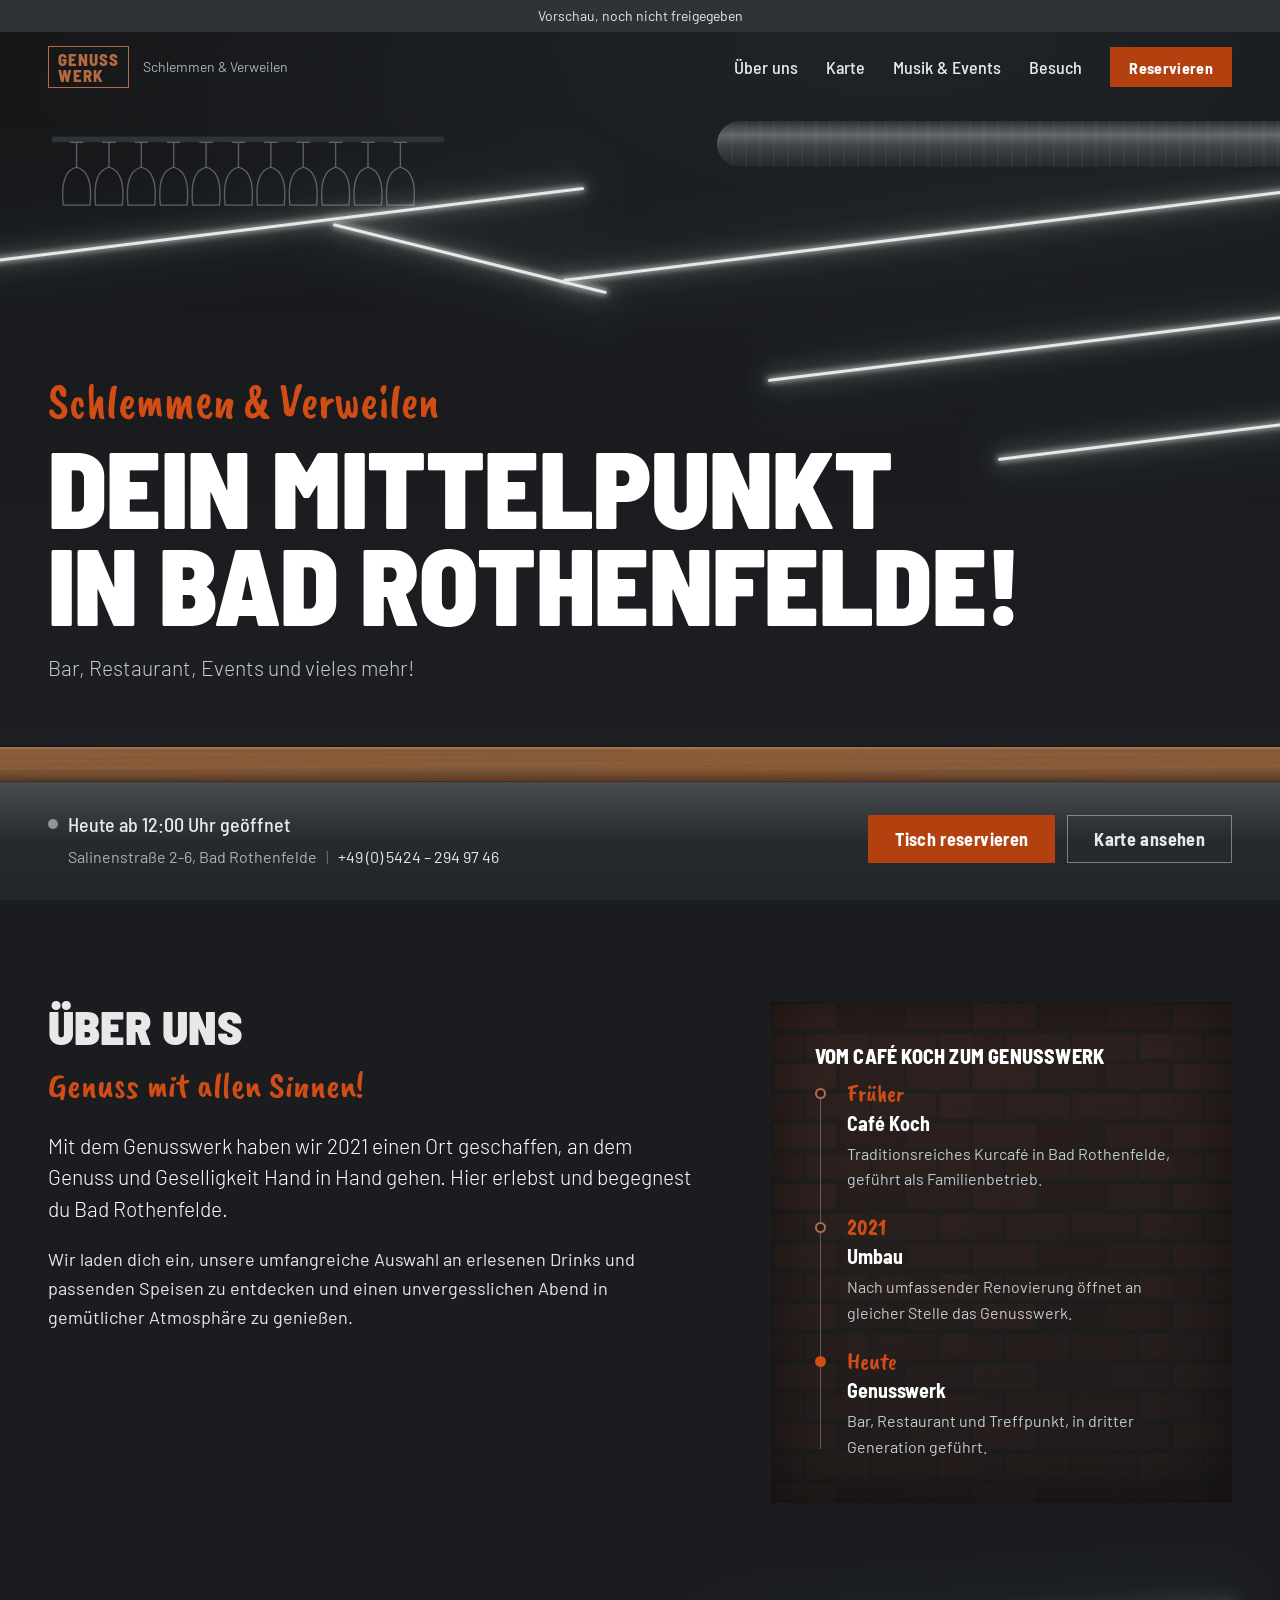
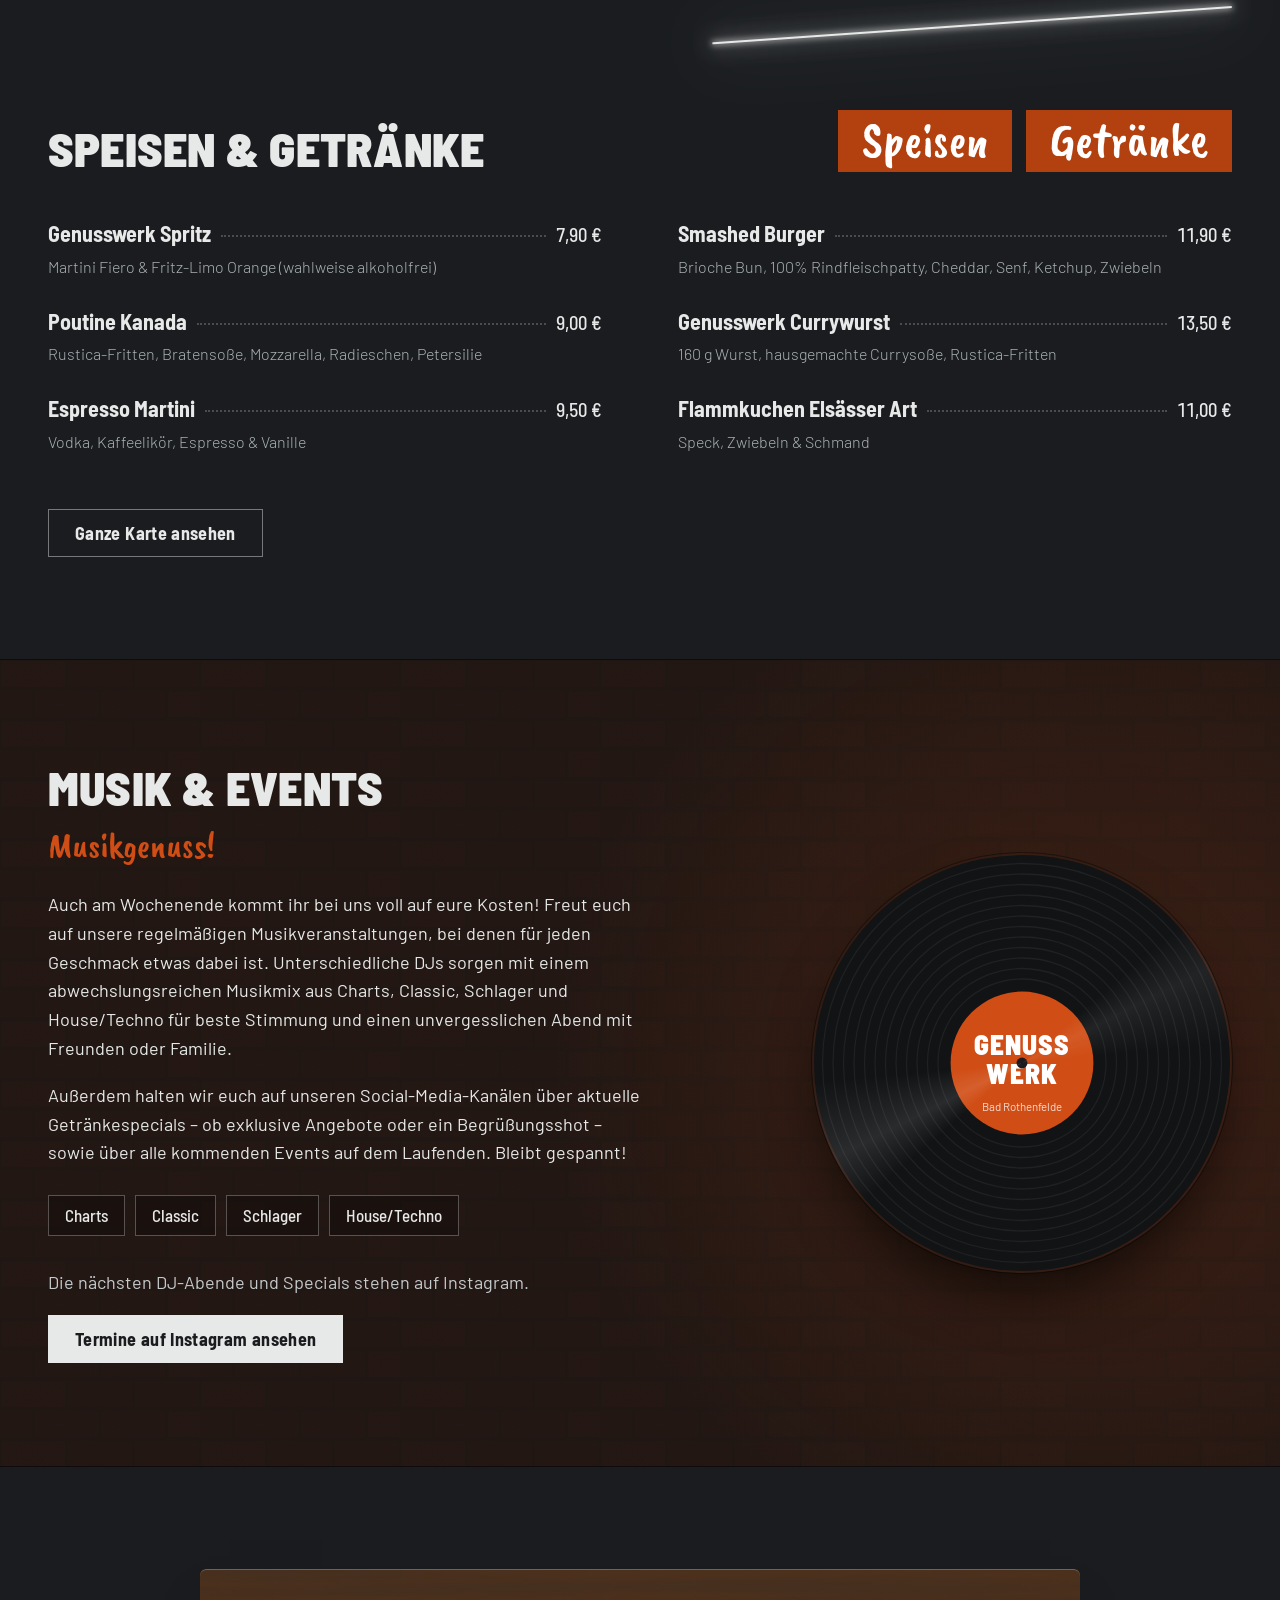
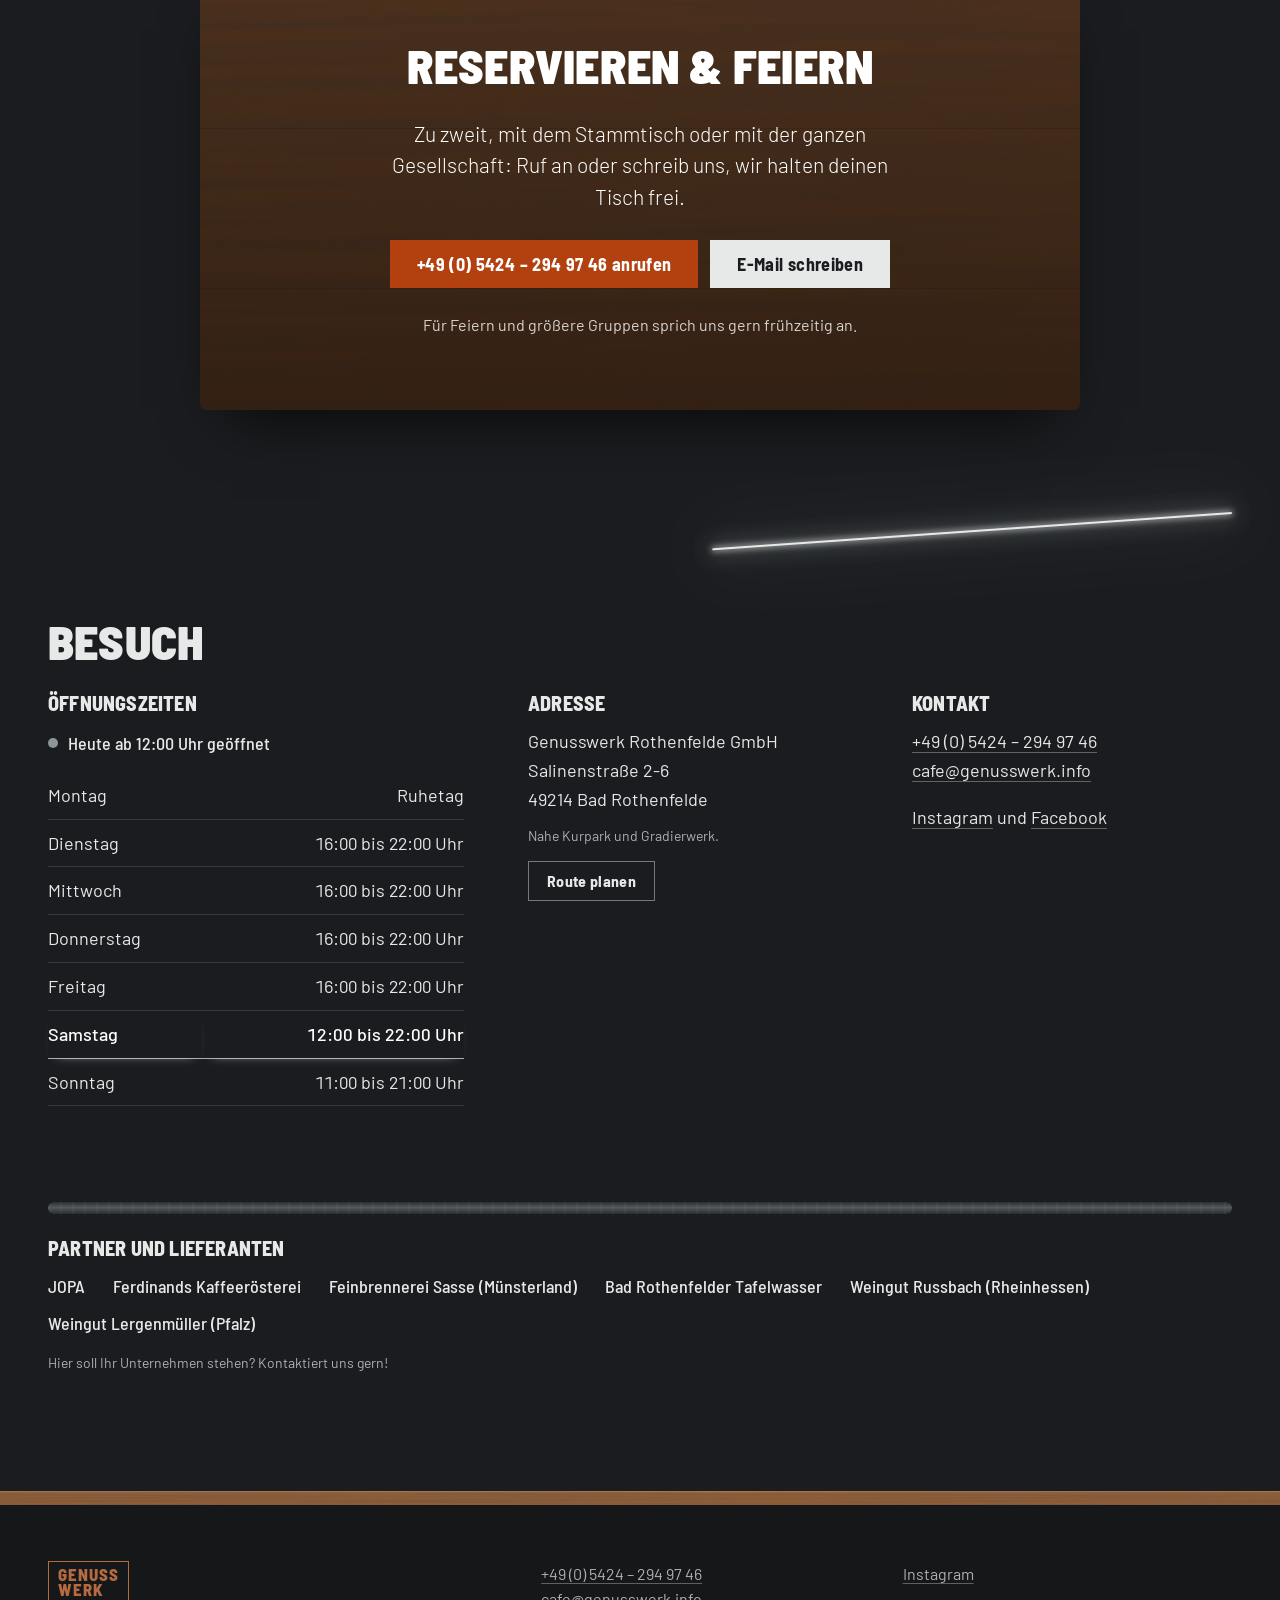
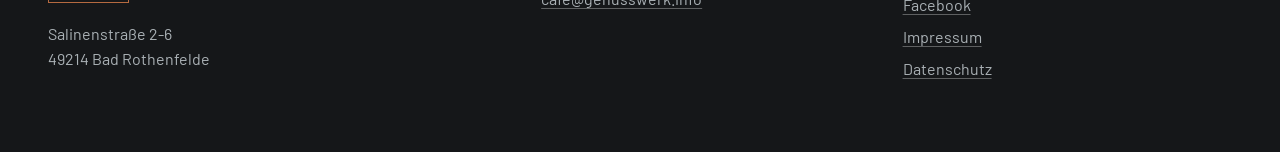
<file: index.html>
<!doctype html>
<html lang="de">
<head>
<meta charset="utf-8">
<meta name="viewport" content="width=device-width, initial-scale=1">
<title>Genusswerk Bad Rothenfelde: Bar &amp; Restaurant</title>
<meta name="description" content="Bar &amp; Restaurant in Bad Rothenfelde nahe Kurpark und Gradierwerk: Burger, Flammkuchen, Spritz, Cocktails, Kaffee und DJ-Abende am Wochenende.">
<meta name="robots" content="noindex, nofollow">
<meta name="theme-color" content="#1a1c1f">
<meta name="color-scheme" content="dark">
<meta property="og:type" content="website">
<meta property="og:title" content="Genusswerk Bad Rothenfelde: Bar &amp; Restaurant">
<meta property="og:description" content="Bar &amp; Restaurant in Bad Rothenfelde nahe Kurpark und Gradierwerk: Burger, Flammkuchen, Spritz, Cocktails, Kaffee und DJ-Abende am Wochenende.">
<meta property="og:locale" content="de_DE">
<link rel="canonical" href="https://genusswerk.info/">
<script>
/* Vorgabe: Neuladen startet immer oben. Läuft vor dem Rendern, siehe src/site.js. */
(function () {
  if ("scrollRestoration" in history) history.scrollRestoration = "manual";
  var nav = performance.getEntriesByType ? performance.getEntriesByType("navigation")[0] : null;
  var neuGeladen = nav ? nav.type === "reload" : !!(performance.navigation && performance.navigation.type === 1);
  if (neuGeladen && location.hash) history.replaceState(null, "", location.pathname + location.search);
  window.__gwNachOben = neuGeladen || !location.hash;
  if (window.__gwNachOben) window.scrollTo(0, 0);
  document.documentElement.classList.add("js");
})();
</script>
<link rel="preload" href="src/fonts/barlow-semi-condensed-900.woff2" as="font" type="font/woff2" crossorigin>
<link rel="preload" href="src/fonts/barlow-400.woff2" as="font" type="font/woff2" crossorigin>
<link rel="stylesheet" href="src/fonts.css">
<link rel="stylesheet" href="src/design-tokens.css">
<link rel="stylesheet" href="src/site.css">
<script type="application/ld+json">{"@context": "https://schema.org", "@type": "Restaurant", "name": "Genusswerk", "slogan": "Dein Mittelpunkt in Bad Rothenfelde!", "url": "https://genusswerk.info", "telephone": "+4954242949746", "email": "cafe@genusswerk.info", "address": {"@type": "PostalAddress", "streetAddress": "Salinenstraße 2-6", "postalCode": "49214", "addressLocality": "Bad Rothenfelde", "addressCountry": "DE"}, "servesCuisine": ["Burger", "Flammkuchen", "Bar", "Café"], "priceRange": "€€", "hasMenu": "https://genusswerk.info/karte/", "acceptsReservations": true, "openingHoursSpecification": [{"@type": "OpeningHoursSpecification", "dayOfWeek": "Tuesday", "opens": "16:00", "closes": "22:00"}, {"@type": "OpeningHoursSpecification", "dayOfWeek": "Wednesday", "opens": "16:00", "closes": "22:00"}, {"@type": "OpeningHoursSpecification", "dayOfWeek": "Thursday", "opens": "16:00", "closes": "22:00"}, {"@type": "OpeningHoursSpecification", "dayOfWeek": "Friday", "opens": "16:00", "closes": "22:00"}, {"@type": "OpeningHoursSpecification", "dayOfWeek": "Saturday", "opens": "12:00", "closes": "22:00"}, {"@type": "OpeningHoursSpecification", "dayOfWeek": "Sunday", "opens": "11:00", "closes": "21:00"}], "sameAs": ["https://www.instagram.com/genusswerk.br/", "https://www.facebook.com/genusswerk.br/"], "foundingDate": "2021"}</script>
</head>
<body data-seite="start">
<a class="skip" href="#inhalt">Zum Inhalt springen</a>
<header class="kopf" id="kopf">
  <p class="vorschau">Vorschau, noch nicht freigegeben</p>
  <div class="kopf-innen">
    <a class="marke" href="" aria-label="Genusswerk, zur Startseite">
      <span class="marke-rahmen"><span>GENUSS</span><span>WERK</span></span>
      <span class="marke-claim">Schlemmen &amp; Verweilen</span>
    </a>
    <button id="menue-knopf" class="menue-knopf" type="button" aria-expanded="false" aria-controls="menue">
      <span class="menue-striche" aria-hidden="true"></span><span class="menue-wort">Menü</span>
    </button>
    <nav id="menue" class="menue" aria-label="Hauptmenü">
      <a class="menue-link" href="#genuss">Über uns</a>
      <a class="menue-link" href="karte/">Karte</a>
      <a class="menue-link" href="#events">Musik &amp; Events</a>
      <a class="menue-link" href="#besuch">Besuch</a>
      <a class="knopf knopf-orange knopf-klein" href="#reservieren">Reservieren</a>
    </nav>
  </div>
</header>
<main id="inhalt">

<section class="hero" id="start">
  
  <div class="decke" aria-hidden="true">
    <div class="rohr"></div>
    <span class="led" style="--x:-6%;--y:48%;--l:52%;--w:-7deg;--d:0.3s"></span><span class="led" style="--x:44%;--y:50%;--l:60%;--w:-7deg;--d:0.55s"></span><span class="led" style="--x:26%;--y:40%;--l:22%;--w:14deg;--d:0.8s"></span><span class="led" style="--x:60%;--y:68%;--l:44%;--w:-7deg;--d:1.05s"></span><span class="led" style="--x:78%;--y:82%;--l:30%;--w:-7deg;--d:1.25s"></span>
    <svg class="glaeser" viewBox="0 0 420 96" aria-hidden="true" focusable="false">
      <defs>
        <linearGradient id="glanz" gradientUnits="userSpaceOnUse" x1="0" y1="0" x2="120" y2="0" gradientTransform="translate(-160 0)">
          <stop offset="0" stop-color="#c5cacd" stop-opacity=".22"/>
          <stop offset=".5" stop-color="#ffffff" stop-opacity=".95"/>
          <stop offset="1" stop-color="#c5cacd" stop-opacity=".22"/>
          <animateTransform id="funkeln" attributeName="gradientTransform" type="translate"
            from="-160 0" to="560 0" dur="2.8s" begin="2.2s; funkeln.end+11s" fill="freeze"/>
        </linearGradient>
      </defs>
      <rect x="4" y="8" width="412" height="6" rx="1" fill="#2f3337"/>
      <g class="glaeser-basis" fill="none" stroke="#c5cacd" stroke-opacity=".22" stroke-width="1.4"><path d="M23 14h14M30 14v26c-15 4-16 22-14 40h28c2-18 1-36-14-40"/><path d="M57 14h14M64 14v26c-15 4-16 22-14 40h28c2-18 1-36-14-40"/><path d="M91 14h14M98 14v26c-15 4-16 22-14 40h28c2-18 1-36-14-40"/><path d="M125 14h14M132 14v26c-15 4-16 22-14 40h28c2-18 1-36-14-40"/><path d="M159 14h14M166 14v26c-15 4-16 22-14 40h28c2-18 1-36-14-40"/><path d="M193 14h14M200 14v26c-15 4-16 22-14 40h28c2-18 1-36-14-40"/><path d="M227 14h14M234 14v26c-15 4-16 22-14 40h28c2-18 1-36-14-40"/><path d="M261 14h14M268 14v26c-15 4-16 22-14 40h28c2-18 1-36-14-40"/><path d="M295 14h14M302 14v26c-15 4-16 22-14 40h28c2-18 1-36-14-40"/><path d="M329 14h14M336 14v26c-15 4-16 22-14 40h28c2-18 1-36-14-40"/><path d="M363 14h14M370 14v26c-15 4-16 22-14 40h28c2-18 1-36-14-40"/></g>
      <g fill="none" stroke="url(#glanz)" stroke-width="1.4"><path d="M23 14h14M30 14v26c-15 4-16 22-14 40h28c2-18 1-36-14-40"/><path d="M57 14h14M64 14v26c-15 4-16 22-14 40h28c2-18 1-36-14-40"/><path d="M91 14h14M98 14v26c-15 4-16 22-14 40h28c2-18 1-36-14-40"/><path d="M125 14h14M132 14v26c-15 4-16 22-14 40h28c2-18 1-36-14-40"/><path d="M159 14h14M166 14v26c-15 4-16 22-14 40h28c2-18 1-36-14-40"/><path d="M193 14h14M200 14v26c-15 4-16 22-14 40h28c2-18 1-36-14-40"/><path d="M227 14h14M234 14v26c-15 4-16 22-14 40h28c2-18 1-36-14-40"/><path d="M261 14h14M268 14v26c-15 4-16 22-14 40h28c2-18 1-36-14-40"/><path d="M295 14h14M302 14v26c-15 4-16 22-14 40h28c2-18 1-36-14-40"/><path d="M329 14h14M336 14v26c-15 4-16 22-14 40h28c2-18 1-36-14-40"/><path d="M363 14h14M370 14v26c-15 4-16 22-14 40h28c2-18 1-36-14-40"/></g>
    </svg>
  </div>
  <div class="hero-text">
    <p class="hand hero-hand">Schlemmen &amp; Verweilen</p>
    <h1><span>Dein Mittelpunkt</span> <span>in Bad Rothenfelde!</span></h1>
    <p class="hero-lead">Bar, Restaurant, Events und vieles mehr!</p>
  </div>
  
  <div class="theke">
    <div class="theke-platte" aria-hidden="true"></div>
    <div class="theke-front">
      <div class="theke-innen">
        <div class="theke-info">
          <p class="status" data-status>Öffnungszeiten weiter unten</p>
          <p class="theke-adresse">Salinenstraße 2-6, Bad Rothenfelde <span aria-hidden="true">|</span> <a href="tel:+4954242949746">+49 (0) 5424 – 294 97 46</a></p>
        </div>
        <div class="knoepfe">
          <a class="knopf knopf-orange" href="#reservieren">Tisch reservieren</a>
          <a class="knopf knopf-linie" href="karte/">Karte ansehen</a>
        </div></div>
    </div>
  </div>
</section>

<section class="abschnitt genuss" id="genuss" aria-labelledby="t-genuss">
  <div class="genuss-text">
    <h2 id="t-genuss">Über uns</h2>
    <p class="hand unterzeile">Genuss mit allen Sinnen!</p>
    <p class="lead">Mit dem Genusswerk haben wir 2021 einen Ort geschaffen, an dem Genuss und Geselligkeit Hand in Hand gehen. Hier erlebst und begegnest du Bad Rothenfelde.</p>
    <p>Wir laden dich ein, unsere umfangreiche Auswahl an erlesenen Drinks und passenden Speisen zu entdecken und einen unvergesslichen Abend in gemütlicher Atmosphäre zu genießen.</p>
  </div>
  <aside class="klinker" aria-labelledby="t-geschichte">
    <h3 id="t-geschichte">Vom Café Koch zum Genusswerk</h3>
    <ol class="zeitstrahl"><li><span class="zeit">Früher</span><strong>Café Koch</strong><p>Traditionsreiches Kurcafé in Bad Rothenfelde, geführt als Familienbetrieb.</p></li><li><span class="zeit">2021</span><strong>Umbau</strong><p>Nach umfassender Renovierung öffnet an gleicher Stelle das Genusswerk.</p></li><li><span class="zeit">Heute</span><strong>Genusswerk</strong><p>Bar, Restaurant und Treffpunkt, in dritter Generation geführt.</p></li></ol>
  </aside>
</section>

<div class="lichtlinie" aria-hidden="true"><span></span></div>

<section class="abschnitt karte-vorschau" id="karte" aria-labelledby="t-karte">
  <div class="karte-kopf">
    <h2 id="t-karte">Speisen &amp; Getränke</h2>
    <div class="etiketten">
      <a class="etikett etikett-link" href="karte/#speisen">Speisen</a>
      <a class="etikett etikett-link etikett-schief" href="karte/#getraenke">Getränke</a>
    </div>
  </div>
  <ul class="highlights"><li><div class="gericht-kopf"><h3>Genusswerk Spritz</h3><span class="punkte" aria-hidden="true"></span><span class="preis">7,90 €</span></div><p class="gericht-text">Martini Fiero &amp; Fritz-Limo Orange (wahlweise alkoholfrei)</p></li><li><div class="gericht-kopf"><h3>Smashed Burger</h3><span class="punkte" aria-hidden="true"></span><span class="preis">11,90 €</span></div><p class="gericht-text">Brioche Bun, 100% Rindfleischpatty, Cheddar, Senf, Ketchup, Zwiebeln</p></li><li><div class="gericht-kopf"><h3>Poutine Kanada</h3><span class="punkte" aria-hidden="true"></span><span class="preis">9,00 €</span></div><p class="gericht-text">Rustica-Fritten, Bratensoße, Mozzarella, Radieschen, Petersilie</p></li><li><div class="gericht-kopf"><h3>Genusswerk Currywurst</h3><span class="punkte" aria-hidden="true"></span><span class="preis">13,50 €</span></div><p class="gericht-text">160 g Wurst, hausgemachte Currysoße, Rustica-Fritten</p></li><li><div class="gericht-kopf"><h3>Espresso Martini</h3><span class="punkte" aria-hidden="true"></span><span class="preis">9,50 €</span></div><p class="gericht-text">Vodka, Kaffeelikör, Espresso &amp; Vanille</p></li><li><div class="gericht-kopf"><h3>Flammkuchen Elsässer Art</h3><span class="punkte" aria-hidden="true"></span><span class="preis">11,00 €</span></div><p class="gericht-text">Speck, Zwiebeln &amp; Schmand</p></li></ul>
  <p class="karte-mehr"><a class="knopf knopf-linie" href="karte/">Ganze Karte ansehen</a></p>
</section>

<section class="events" id="events" aria-labelledby="t-events">
  <div class="events-innen">
    <div class="events-text">
      <h2 id="t-events">Musik &amp; Events</h2>
      <p class="hand unterzeile">Musikgenuss!</p>
      <p>Auch am Wochenende kommt ihr bei uns voll auf eure Kosten! Freut euch auf unsere regelmäßigen Musikveranstaltungen, bei denen für jeden Geschmack etwas dabei ist. Unterschiedliche DJs sorgen mit einem abwechslungsreichen Musikmix aus Charts, Classic, Schlager und House/Techno für beste Stimmung und einen unvergesslichen Abend mit Freunden oder Familie.</p><p>Außerdem halten wir euch auf unseren Social-Media-Kanälen über aktuelle Getränkespecials – ob exklusive Angebote oder ein Begrüßungsshot – sowie über alle kommenden Events auf dem Laufenden. Bleibt gespannt!</p>
      <ul class="genres"><li>Charts</li><li>Classic</li><li>Schlager</li><li>House/Techno</li></ul>
      <p class="termine-leer">Die nächsten DJ-Abende und Specials stehen auf Instagram.</p><a class="knopf knopf-hell" href="https://www.instagram.com/genusswerk.br/" rel="noopener">Termine auf Instagram ansehen</a>
    </div>
    
    <div class="platte" aria-hidden="true">
      <svg viewBox="-100 -100 200 200" focusable="false">
        <circle r="99" fill="#111315"/>
        <g fill="none" stroke="#ffffff" stroke-opacity=".06" stroke-width=".6"><circle r="40"/><circle r="45"/><circle r="50"/><circle r="55"/><circle r="60"/><circle r="65"/><circle r="70"/><circle r="75"/><circle r="80"/><circle r="85"/><circle r="90"/><circle r="95"/></g>
        <circle r="34" fill="#d04d15"/>
        <text y="-4" text-anchor="middle" font-family="Barlow Semi Condensed, sans-serif" font-weight="900" font-size="13" fill="#fff" letter-spacing=".5">GENUSS</text>
        <text y="10" text-anchor="middle" font-family="Barlow Semi Condensed, sans-serif" font-weight="900" font-size="13" fill="#fff" letter-spacing=".5">WERK</text>
        <text y="23" text-anchor="middle" font-family="Barlow, sans-serif" font-size="5.5" fill="#fff" fill-opacity=".8">Bad Rothenfelde</text>
        <circle r="2.6" fill="#1a1c1f"/>
      </svg>
    </div>
  </div>
</section>

<section class="abschnitt reservieren" id="reservieren" aria-labelledby="t-reservieren">
  <div class="tisch">
    <h2 id="t-reservieren">Reservieren &amp; feiern</h2>
    <p class="lead">Zu zweit, mit dem Stammtisch oder mit der ganzen Gesellschaft: Ruf an oder schreib uns, wir halten deinen Tisch frei.</p>
    <div class="knoepfe">
      <a class="knopf knopf-orange" href="tel:+4954242949746">+49 (0) 5424 – 294 97 46 anrufen</a>
      <a class="knopf knopf-hell" href="mailto:cafe@genusswerk.info?subject=Reservierung%20im%20Genusswerk&amp;body=Datum:%0APersonen:%0AUhrzeit:%0AAnlass:%0ATelefon:">E-Mail schreiben</a>
    </div>
    <p class="tisch-hinweis">Für Feiern und größere Gruppen sprich uns gern frühzeitig an.</p>
  </div>
</section>



<div class="lichtlinie" aria-hidden="true"><span></span></div>

<section class="abschnitt besuch" id="besuch" aria-labelledby="t-besuch">
  <h2 id="t-besuch">Besuch</h2>
  <div class="besuch-raster">
    <div>
      <h3>Öffnungszeiten</h3>
      <p class="status" data-status></p>
      <table class="zeiten"><tr data-tag="Mo"><th scope="row">Montag</th><td>Ruhetag</td></tr><tr data-tag="Di"><th scope="row">Dienstag</th><td>16:00 bis 22:00 Uhr</td></tr><tr data-tag="Mi"><th scope="row">Mittwoch</th><td>16:00 bis 22:00 Uhr</td></tr><tr data-tag="Do"><th scope="row">Donnerstag</th><td>16:00 bis 22:00 Uhr</td></tr><tr data-tag="Fr"><th scope="row">Freitag</th><td>16:00 bis 22:00 Uhr</td></tr><tr data-tag="Sa"><th scope="row">Samstag</th><td>12:00 bis 22:00 Uhr</td></tr><tr data-tag="So"><th scope="row">Sonntag</th><td>11:00 bis 21:00 Uhr</td></tr></table>
    </div>
    <div>
      <h3>Adresse</h3>
      <address>Genusswerk Rothenfelde GmbH<br>Salinenstraße 2-6<br>49214 Bad Rothenfelde</address>
      <p class="leise">Nahe Kurpark und Gradierwerk.</p>
      <a class="knopf knopf-linie knopf-klein" href="https://www.openstreetmap.org/search?query=Salinenstraße+2-6+49214+Bad+Rothenfelde" rel="noopener">Route planen</a>
    </div>
    <div>
      <h3>Kontakt</h3>
      <p><a href="tel:+4954242949746">+49 (0) 5424 – 294 97 46</a><br>
      <a href="mailto:cafe@genusswerk.info">cafe@genusswerk.info</a></p>
      <p><a href="https://www.instagram.com/genusswerk.br/" rel="noopener">Instagram</a> und <a href="https://www.facebook.com/genusswerk.br/" rel="noopener">Facebook</a></p>
    </div>
  </div>
  <div class="partner">
    <h3>Partner und Lieferanten</h3>
    <ul><li>JOPA</li><li>Ferdinands Kaffeerösterei</li><li>Feinbrennerei Sasse (Münsterland)</li><li>Bad Rothenfelder Tafelwasser</li><li>Weingut Russbach (Rheinhessen)</li><li>Weingut Lergenmüller (Pfalz)</li></ul>
    <p class="leise">Hier soll Ihr Unternehmen stehen? Kontaktiert uns gern!</p>
  </div>
</section>

</main>
<footer class="fuss">
  <div class="fuss-theke" aria-hidden="true"></div>
  <div class="fuss-innen">
    <div class="fuss-marke">
      <span class="marke-rahmen"><span>GENUSS</span><span>WERK</span></span>
      <p>Salinenstraße 2-6<br>49214 Bad Rothenfelde</p>
    </div>
    <div>
      <p><a href="tel:+4954242949746">+49 (0) 5424 – 294 97 46</a><br><a href="mailto:cafe@genusswerk.info">cafe@genusswerk.info</a></p>
    </div>
    <nav aria-label="Weitere Links" class="fuss-links">
      <a href="https://www.instagram.com/genusswerk.br/" rel="noopener">Instagram</a>
      <a href="https://www.facebook.com/genusswerk.br/" rel="noopener">Facebook</a>
      <a href="impressum/">Impressum</a>
      <a href="datenschutz/">Datenschutz</a>
    </nav>
  </div>
</footer>
<script type="application/json" id="gw-zeiten">[{"tag": "Montag", "kurz": "Mo", "geschlossen": true, "label": "Ruhetag"}, {"tag": "Dienstag", "kurz": "Di", "von": "16:00", "bis": "22:00"}, {"tag": "Mittwoch", "kurz": "Mi", "von": "16:00", "bis": "22:00"}, {"tag": "Donnerstag", "kurz": "Do", "von": "16:00", "bis": "22:00"}, {"tag": "Freitag", "kurz": "Fr", "von": "16:00", "bis": "22:00"}, {"tag": "Samstag", "kurz": "Sa", "von": "12:00", "bis": "22:00"}, {"tag": "Sonntag", "kurz": "So", "von": "11:00", "bis": "21:00"}]</script>
<script src="src/site.js" defer></script>
</body>
</html>
</file>
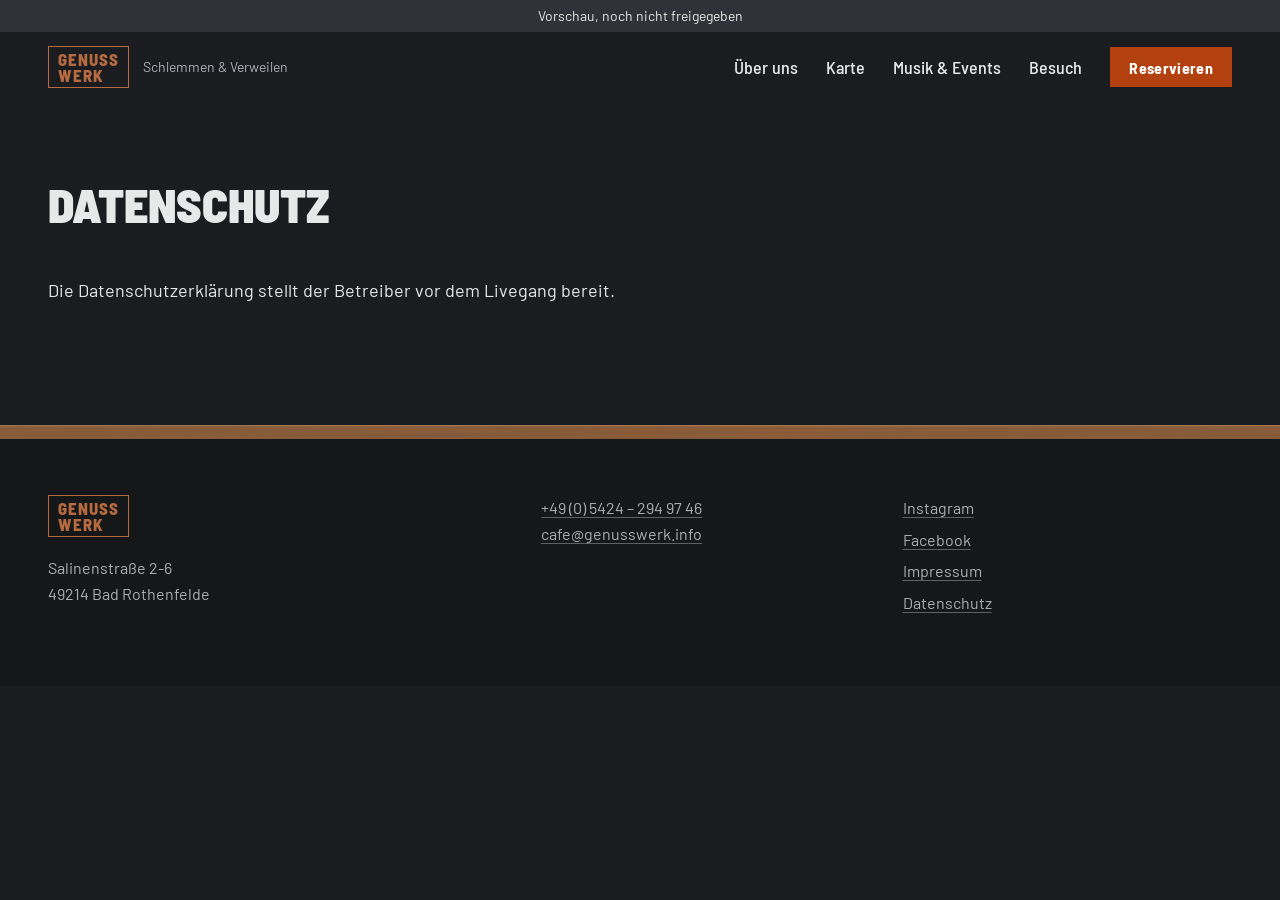
<file: datenschutz/index.html>
<!doctype html>
<html lang="de">
<head>
<meta charset="utf-8">
<meta name="viewport" content="width=device-width, initial-scale=1">
<title>Datenschutz | Genusswerk Bad Rothenfelde</title>
<meta name="description" content="Bar &amp; Restaurant in Bad Rothenfelde nahe Kurpark und Gradierwerk: Burger, Flammkuchen, Spritz, Cocktails, Kaffee und DJ-Abende am Wochenende.">
<meta name="robots" content="noindex, nofollow">
<meta name="theme-color" content="#1a1c1f">
<meta name="color-scheme" content="dark">
<meta property="og:type" content="website">
<meta property="og:title" content="Datenschutz | Genusswerk Bad Rothenfelde">
<meta property="og:description" content="Bar &amp; Restaurant in Bad Rothenfelde nahe Kurpark und Gradierwerk: Burger, Flammkuchen, Spritz, Cocktails, Kaffee und DJ-Abende am Wochenende.">
<meta property="og:locale" content="de_DE">
<link rel="canonical" href="https://genusswerk.info/datenschutz/">
<script>
/* Vorgabe: Neuladen startet immer oben. Läuft vor dem Rendern, siehe src/site.js. */
(function () {
  if ("scrollRestoration" in history) history.scrollRestoration = "manual";
  var nav = performance.getEntriesByType ? performance.getEntriesByType("navigation")[0] : null;
  var neuGeladen = nav ? nav.type === "reload" : !!(performance.navigation && performance.navigation.type === 1);
  if (neuGeladen && location.hash) history.replaceState(null, "", location.pathname + location.search);
  window.__gwNachOben = neuGeladen || !location.hash;
  if (window.__gwNachOben) window.scrollTo(0, 0);
  document.documentElement.classList.add("js");
})();
</script>
<link rel="preload" href="../src/fonts/barlow-semi-condensed-900.woff2" as="font" type="font/woff2" crossorigin>
<link rel="preload" href="../src/fonts/barlow-400.woff2" as="font" type="font/woff2" crossorigin>
<link rel="stylesheet" href="../src/fonts.css">
<link rel="stylesheet" href="../src/design-tokens.css">
<link rel="stylesheet" href="../src/site.css">

</head>
<body data-seite="datenschutz">
<a class="skip" href="#inhalt">Zum Inhalt springen</a>
<header class="kopf" id="kopf">
  <p class="vorschau">Vorschau, noch nicht freigegeben</p>
  <div class="kopf-innen">
    <a class="marke" href="../" aria-label="Genusswerk, zur Startseite">
      <span class="marke-rahmen"><span>GENUSS</span><span>WERK</span></span>
      <span class="marke-claim">Schlemmen &amp; Verweilen</span>
    </a>
    <button id="menue-knopf" class="menue-knopf" type="button" aria-expanded="false" aria-controls="menue">
      <span class="menue-striche" aria-hidden="true"></span><span class="menue-wort">Menü</span>
    </button>
    <nav id="menue" class="menue" aria-label="Hauptmenü">
      <a class="menue-link" href="../#genuss">Über uns</a>
      <a class="menue-link" href="../karte/">Karte</a>
      <a class="menue-link" href="../#events">Musik &amp; Events</a>
      <a class="menue-link" href="../#besuch">Besuch</a>
      <a class="knopf knopf-orange knopf-klein" href="../#reservieren">Reservieren</a>
    </nav>
  </div>
</header>
<main id="inhalt">

<div class="abschnitt recht">
  <h1>Datenschutz</h1>
  <p>Die Datenschutzerklärung stellt der Betreiber vor dem Livegang bereit.</p>
</div>

</main>
<footer class="fuss">
  <div class="fuss-theke" aria-hidden="true"></div>
  <div class="fuss-innen">
    <div class="fuss-marke">
      <span class="marke-rahmen"><span>GENUSS</span><span>WERK</span></span>
      <p>Salinenstraße 2-6<br>49214 Bad Rothenfelde</p>
    </div>
    <div>
      <p><a href="tel:+4954242949746">+49 (0) 5424 – 294 97 46</a><br><a href="mailto:cafe@genusswerk.info">cafe@genusswerk.info</a></p>
    </div>
    <nav aria-label="Weitere Links" class="fuss-links">
      <a href="https://www.instagram.com/genusswerk.br/" rel="noopener">Instagram</a>
      <a href="https://www.facebook.com/genusswerk.br/" rel="noopener">Facebook</a>
      <a href="../impressum/">Impressum</a>
      <a href="../datenschutz/">Datenschutz</a>
    </nav>
  </div>
</footer>
<script type="application/json" id="gw-zeiten">[{"tag": "Montag", "kurz": "Mo", "geschlossen": true, "label": "Ruhetag"}, {"tag": "Dienstag", "kurz": "Di", "von": "16:00", "bis": "22:00"}, {"tag": "Mittwoch", "kurz": "Mi", "von": "16:00", "bis": "22:00"}, {"tag": "Donnerstag", "kurz": "Do", "von": "16:00", "bis": "22:00"}, {"tag": "Freitag", "kurz": "Fr", "von": "16:00", "bis": "22:00"}, {"tag": "Samstag", "kurz": "Sa", "von": "12:00", "bis": "22:00"}, {"tag": "Sonntag", "kurz": "So", "von": "11:00", "bis": "21:00"}]</script>
<script src="../src/site.js" defer></script>
</body>
</html>
</file>
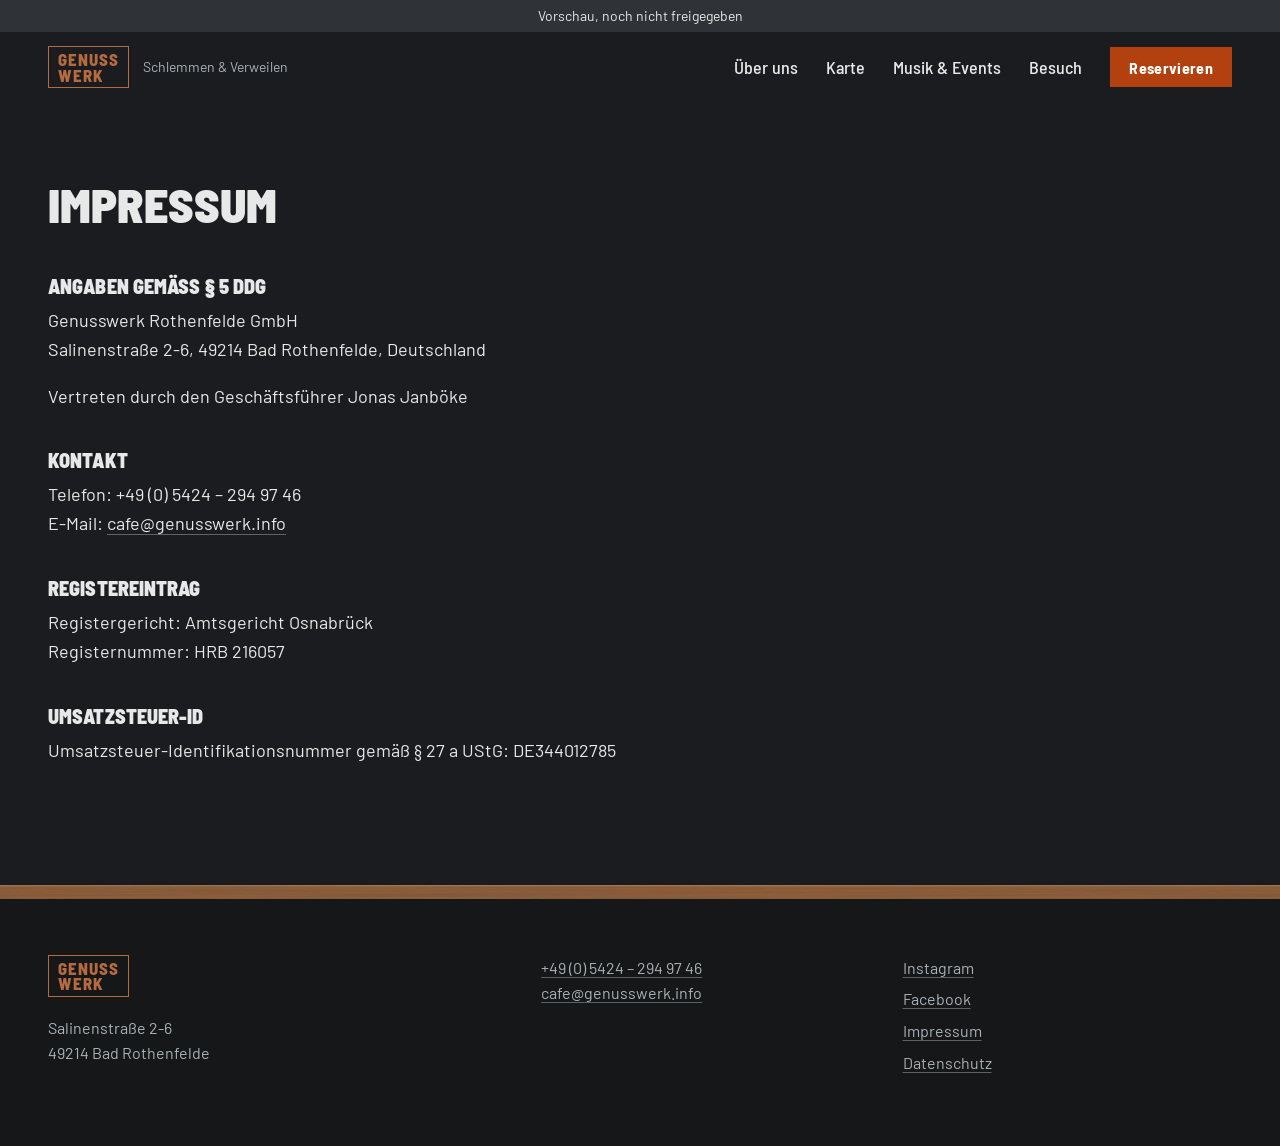
<file: impressum/index.html>
<!doctype html>
<html lang="de">
<head>
<meta charset="utf-8">
<meta name="viewport" content="width=device-width, initial-scale=1">
<title>Impressum | Genusswerk Bad Rothenfelde</title>
<meta name="description" content="Bar &amp; Restaurant in Bad Rothenfelde nahe Kurpark und Gradierwerk: Burger, Flammkuchen, Spritz, Cocktails, Kaffee und DJ-Abende am Wochenende.">
<meta name="robots" content="noindex, nofollow">
<meta name="theme-color" content="#1a1c1f">
<meta name="color-scheme" content="dark">
<meta property="og:type" content="website">
<meta property="og:title" content="Impressum | Genusswerk Bad Rothenfelde">
<meta property="og:description" content="Bar &amp; Restaurant in Bad Rothenfelde nahe Kurpark und Gradierwerk: Burger, Flammkuchen, Spritz, Cocktails, Kaffee und DJ-Abende am Wochenende.">
<meta property="og:locale" content="de_DE">
<link rel="canonical" href="https://genusswerk.info/impressum/">
<script>
/* Vorgabe: Neuladen startet immer oben. Läuft vor dem Rendern, siehe src/site.js. */
(function () {
  if ("scrollRestoration" in history) history.scrollRestoration = "manual";
  var nav = performance.getEntriesByType ? performance.getEntriesByType("navigation")[0] : null;
  var neuGeladen = nav ? nav.type === "reload" : !!(performance.navigation && performance.navigation.type === 1);
  if (neuGeladen && location.hash) history.replaceState(null, "", location.pathname + location.search);
  window.__gwNachOben = neuGeladen || !location.hash;
  if (window.__gwNachOben) window.scrollTo(0, 0);
  document.documentElement.classList.add("js");
})();
</script>
<link rel="preload" href="../src/fonts/barlow-semi-condensed-900.woff2" as="font" type="font/woff2" crossorigin>
<link rel="preload" href="../src/fonts/barlow-400.woff2" as="font" type="font/woff2" crossorigin>
<link rel="stylesheet" href="../src/fonts.css">
<link rel="stylesheet" href="../src/design-tokens.css">
<link rel="stylesheet" href="../src/site.css">

</head>
<body data-seite="impressum">
<a class="skip" href="#inhalt">Zum Inhalt springen</a>
<header class="kopf" id="kopf">
  <p class="vorschau">Vorschau, noch nicht freigegeben</p>
  <div class="kopf-innen">
    <a class="marke" href="../" aria-label="Genusswerk, zur Startseite">
      <span class="marke-rahmen"><span>GENUSS</span><span>WERK</span></span>
      <span class="marke-claim">Schlemmen &amp; Verweilen</span>
    </a>
    <button id="menue-knopf" class="menue-knopf" type="button" aria-expanded="false" aria-controls="menue">
      <span class="menue-striche" aria-hidden="true"></span><span class="menue-wort">Menü</span>
    </button>
    <nav id="menue" class="menue" aria-label="Hauptmenü">
      <a class="menue-link" href="../#genuss">Über uns</a>
      <a class="menue-link" href="../karte/">Karte</a>
      <a class="menue-link" href="../#events">Musik &amp; Events</a>
      <a class="menue-link" href="../#besuch">Besuch</a>
      <a class="knopf knopf-orange knopf-klein" href="../#reservieren">Reservieren</a>
    </nav>
  </div>
</header>
<main id="inhalt">

<div class="abschnitt recht">
  <h1>Impressum</h1>
  <h2>Angaben gemäß § 5 DDG</h2>
  <p>Genusswerk Rothenfelde GmbH<br>Salinenstraße 2-6, 49214 Bad Rothenfelde, Deutschland</p>
  <p>Vertreten durch den Geschäftsführer Jonas Janböke</p>
  <h2>Kontakt</h2>
  <p>Telefon: +49 (0) 5424 – 294 97 46<br>E-Mail: <a href="mailto:cafe@genusswerk.info">cafe@genusswerk.info</a></p>
  <h2>Registereintrag</h2>
  <p>Registergericht: Amtsgericht Osnabrück<br>Registernummer: HRB 216057</p>
  <h2>Umsatzsteuer-ID</h2>
  <p>Umsatzsteuer-Identifikationsnummer gemäß § 27 a UStG: DE344012785</p>
</div>

</main>
<footer class="fuss">
  <div class="fuss-theke" aria-hidden="true"></div>
  <div class="fuss-innen">
    <div class="fuss-marke">
      <span class="marke-rahmen"><span>GENUSS</span><span>WERK</span></span>
      <p>Salinenstraße 2-6<br>49214 Bad Rothenfelde</p>
    </div>
    <div>
      <p><a href="tel:+4954242949746">+49 (0) 5424 – 294 97 46</a><br><a href="mailto:cafe@genusswerk.info">cafe@genusswerk.info</a></p>
    </div>
    <nav aria-label="Weitere Links" class="fuss-links">
      <a href="https://www.instagram.com/genusswerk.br/" rel="noopener">Instagram</a>
      <a href="https://www.facebook.com/genusswerk.br/" rel="noopener">Facebook</a>
      <a href="../impressum/">Impressum</a>
      <a href="../datenschutz/">Datenschutz</a>
    </nav>
  </div>
</footer>
<script type="application/json" id="gw-zeiten">[{"tag": "Montag", "kurz": "Mo", "geschlossen": true, "label": "Ruhetag"}, {"tag": "Dienstag", "kurz": "Di", "von": "16:00", "bis": "22:00"}, {"tag": "Mittwoch", "kurz": "Mi", "von": "16:00", "bis": "22:00"}, {"tag": "Donnerstag", "kurz": "Do", "von": "16:00", "bis": "22:00"}, {"tag": "Freitag", "kurz": "Fr", "von": "16:00", "bis": "22:00"}, {"tag": "Samstag", "kurz": "Sa", "von": "12:00", "bis": "22:00"}, {"tag": "Sonntag", "kurz": "So", "von": "11:00", "bis": "21:00"}]</script>
<script src="../src/site.js" defer></script>
</body>
</html>
</file>
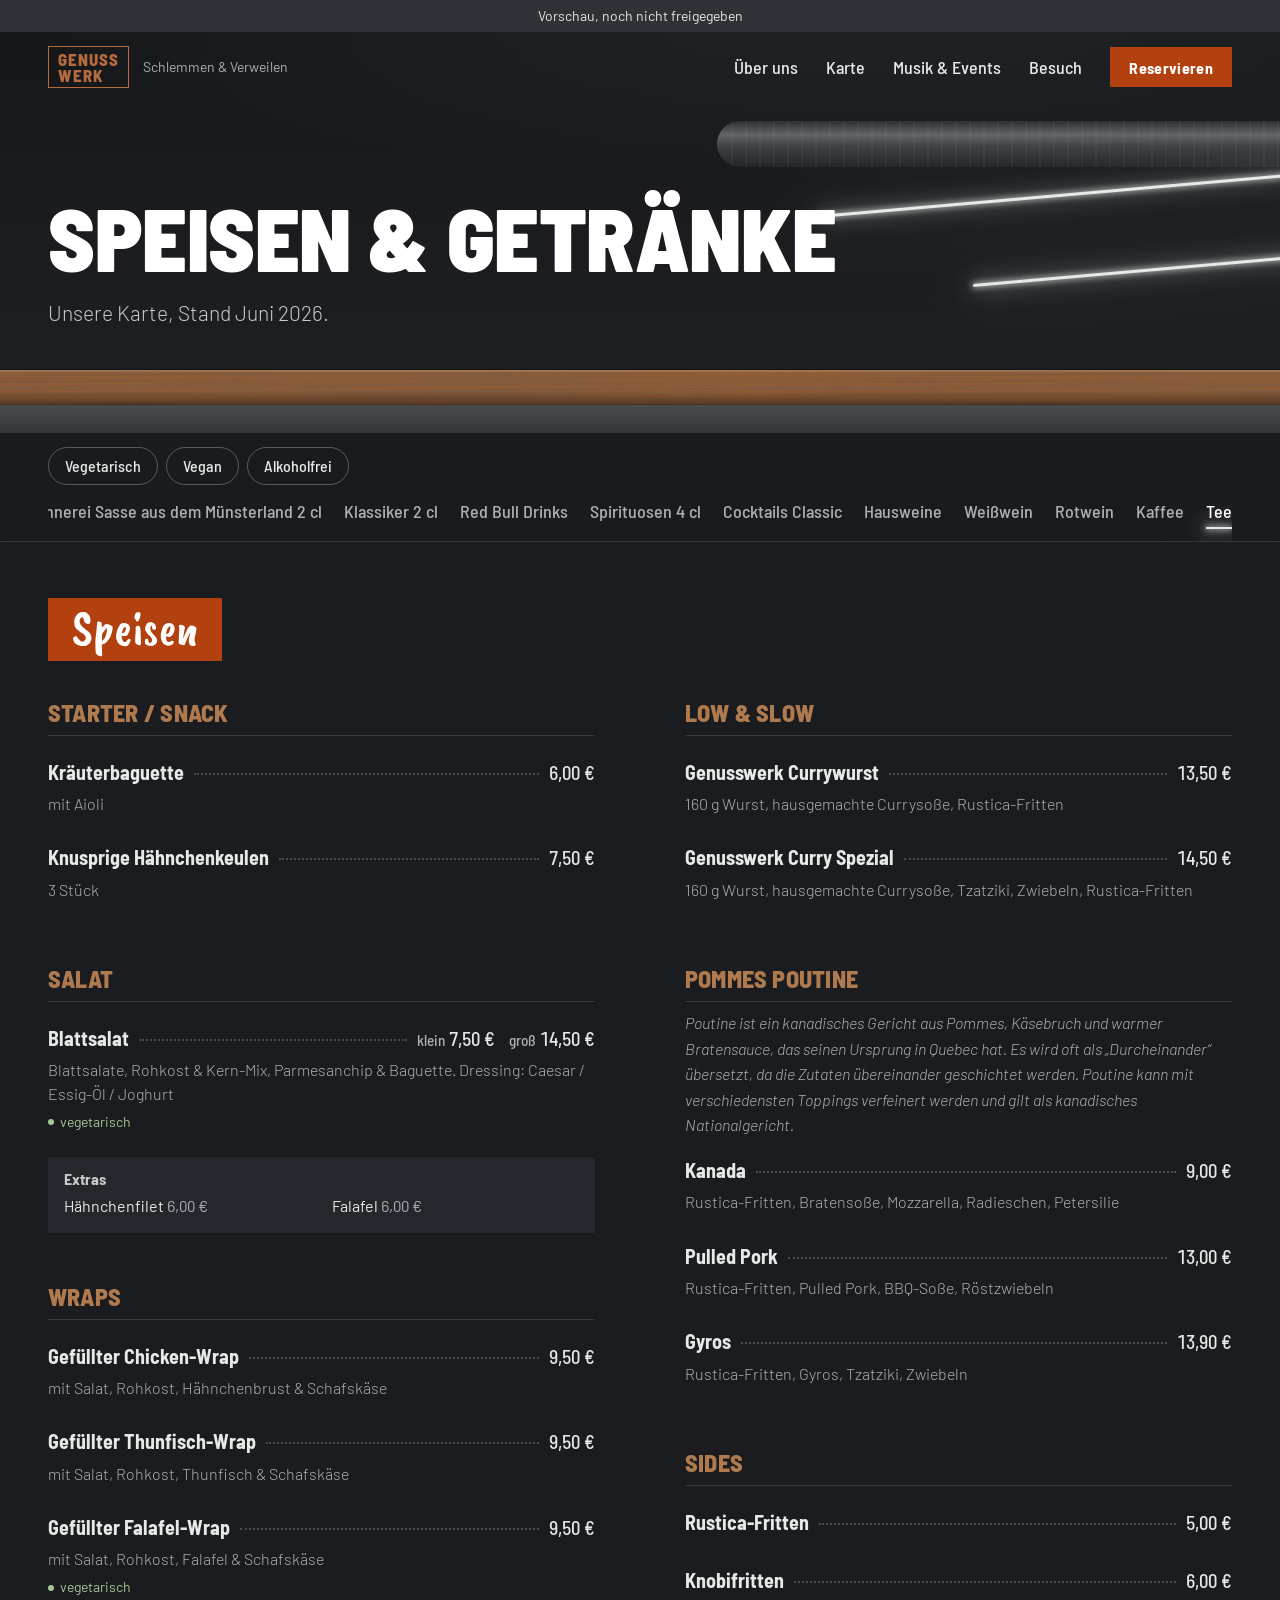
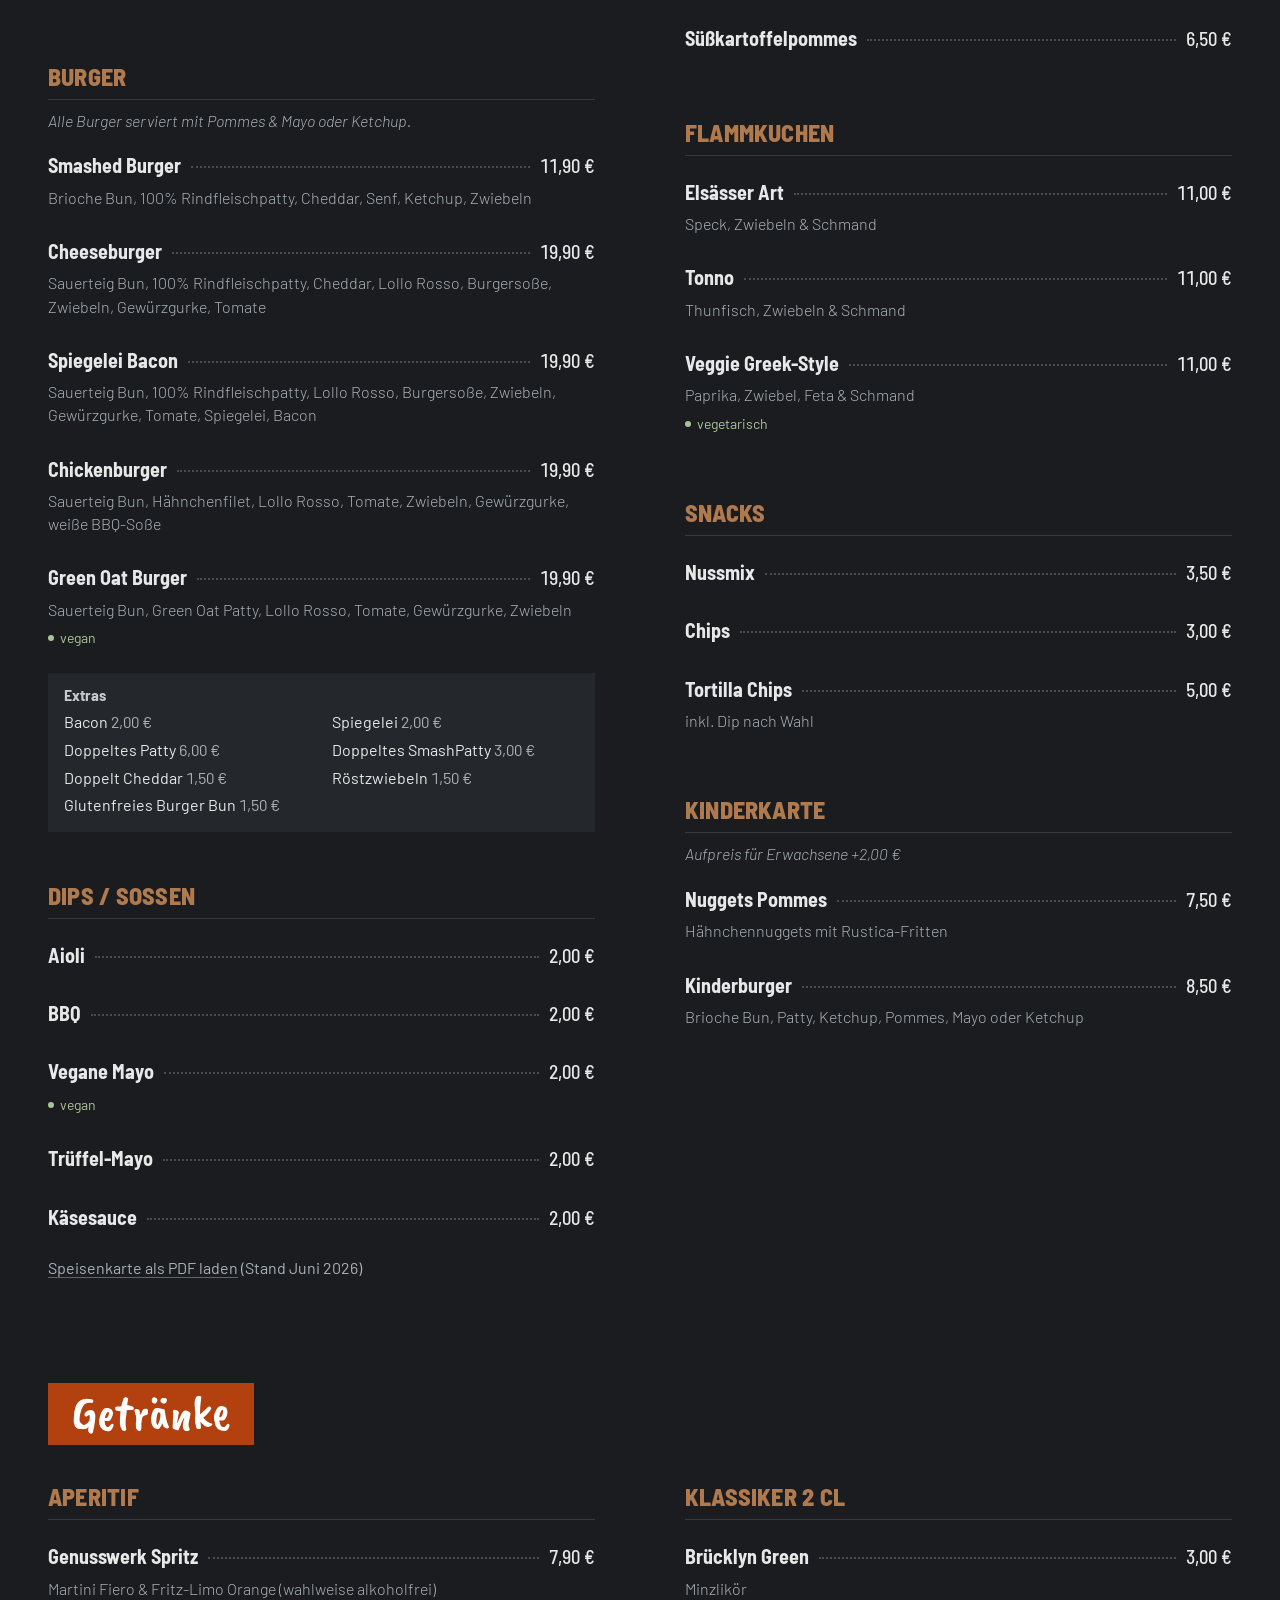
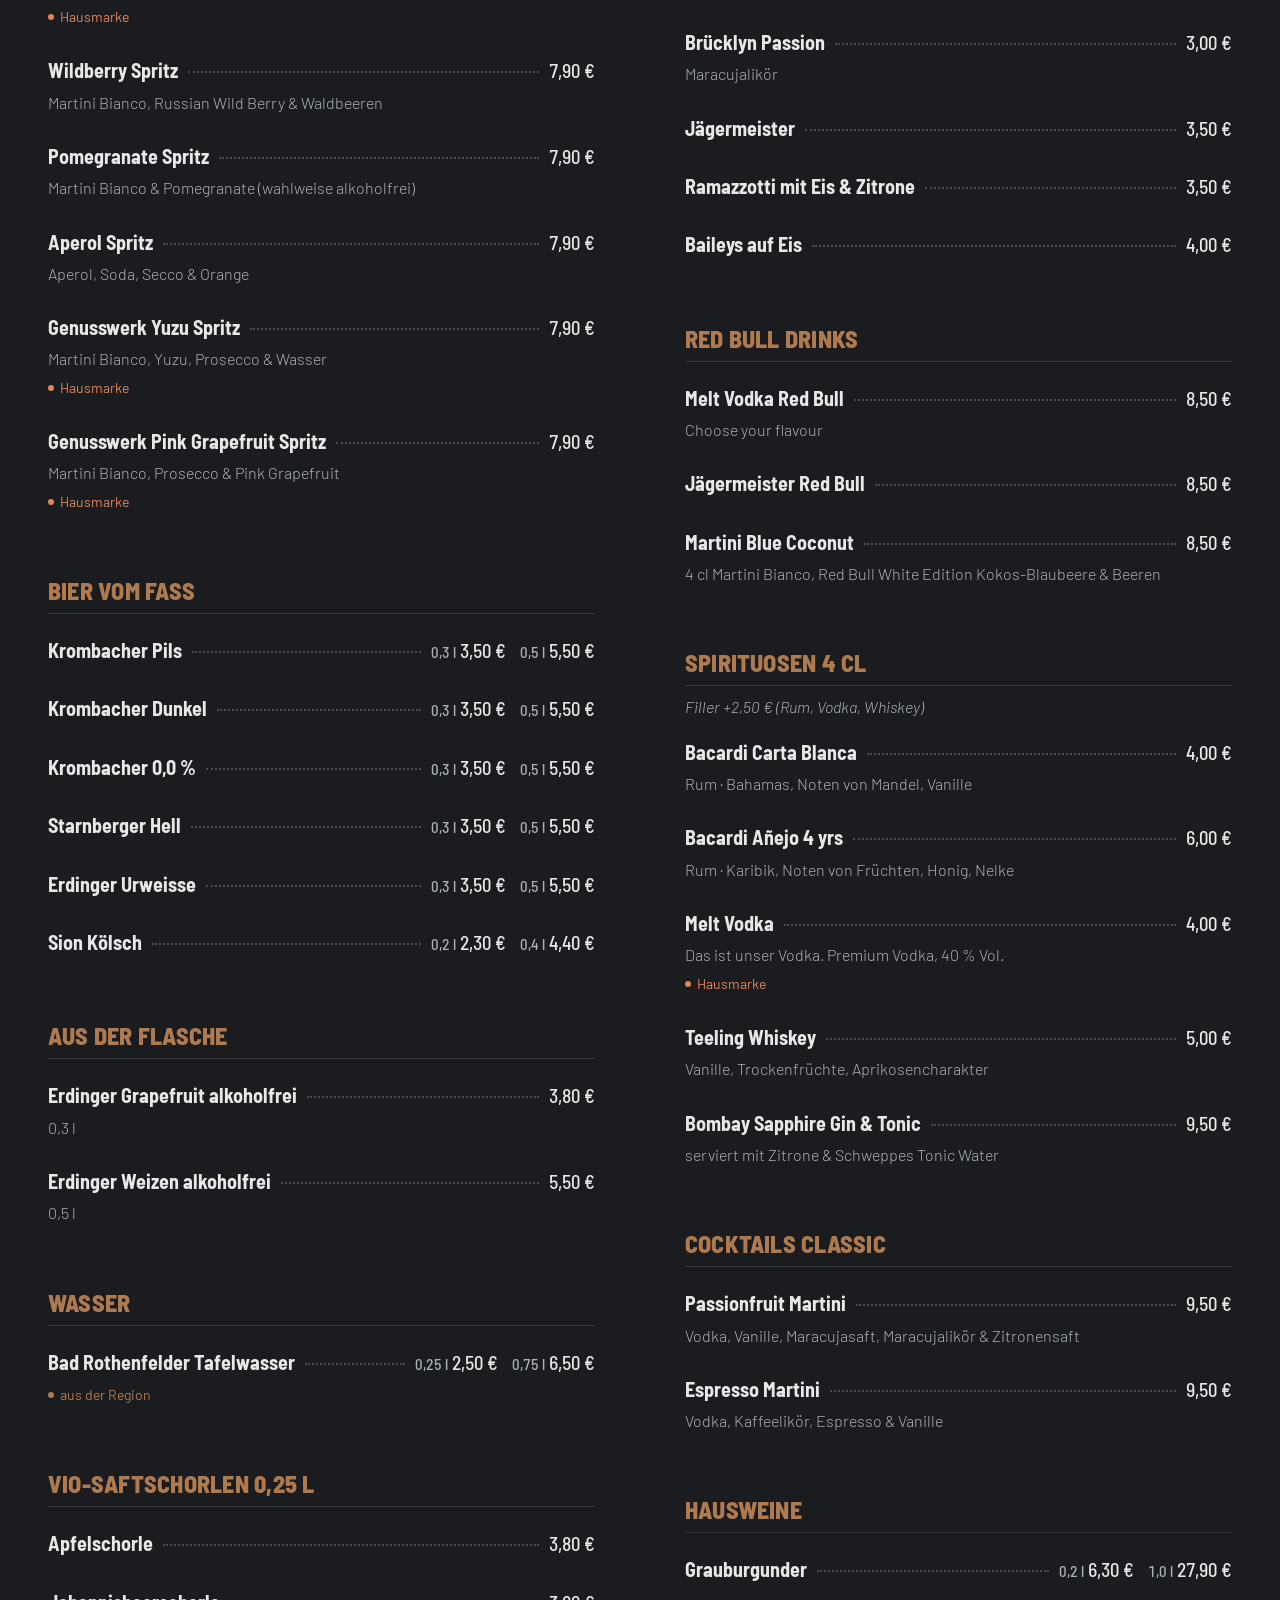
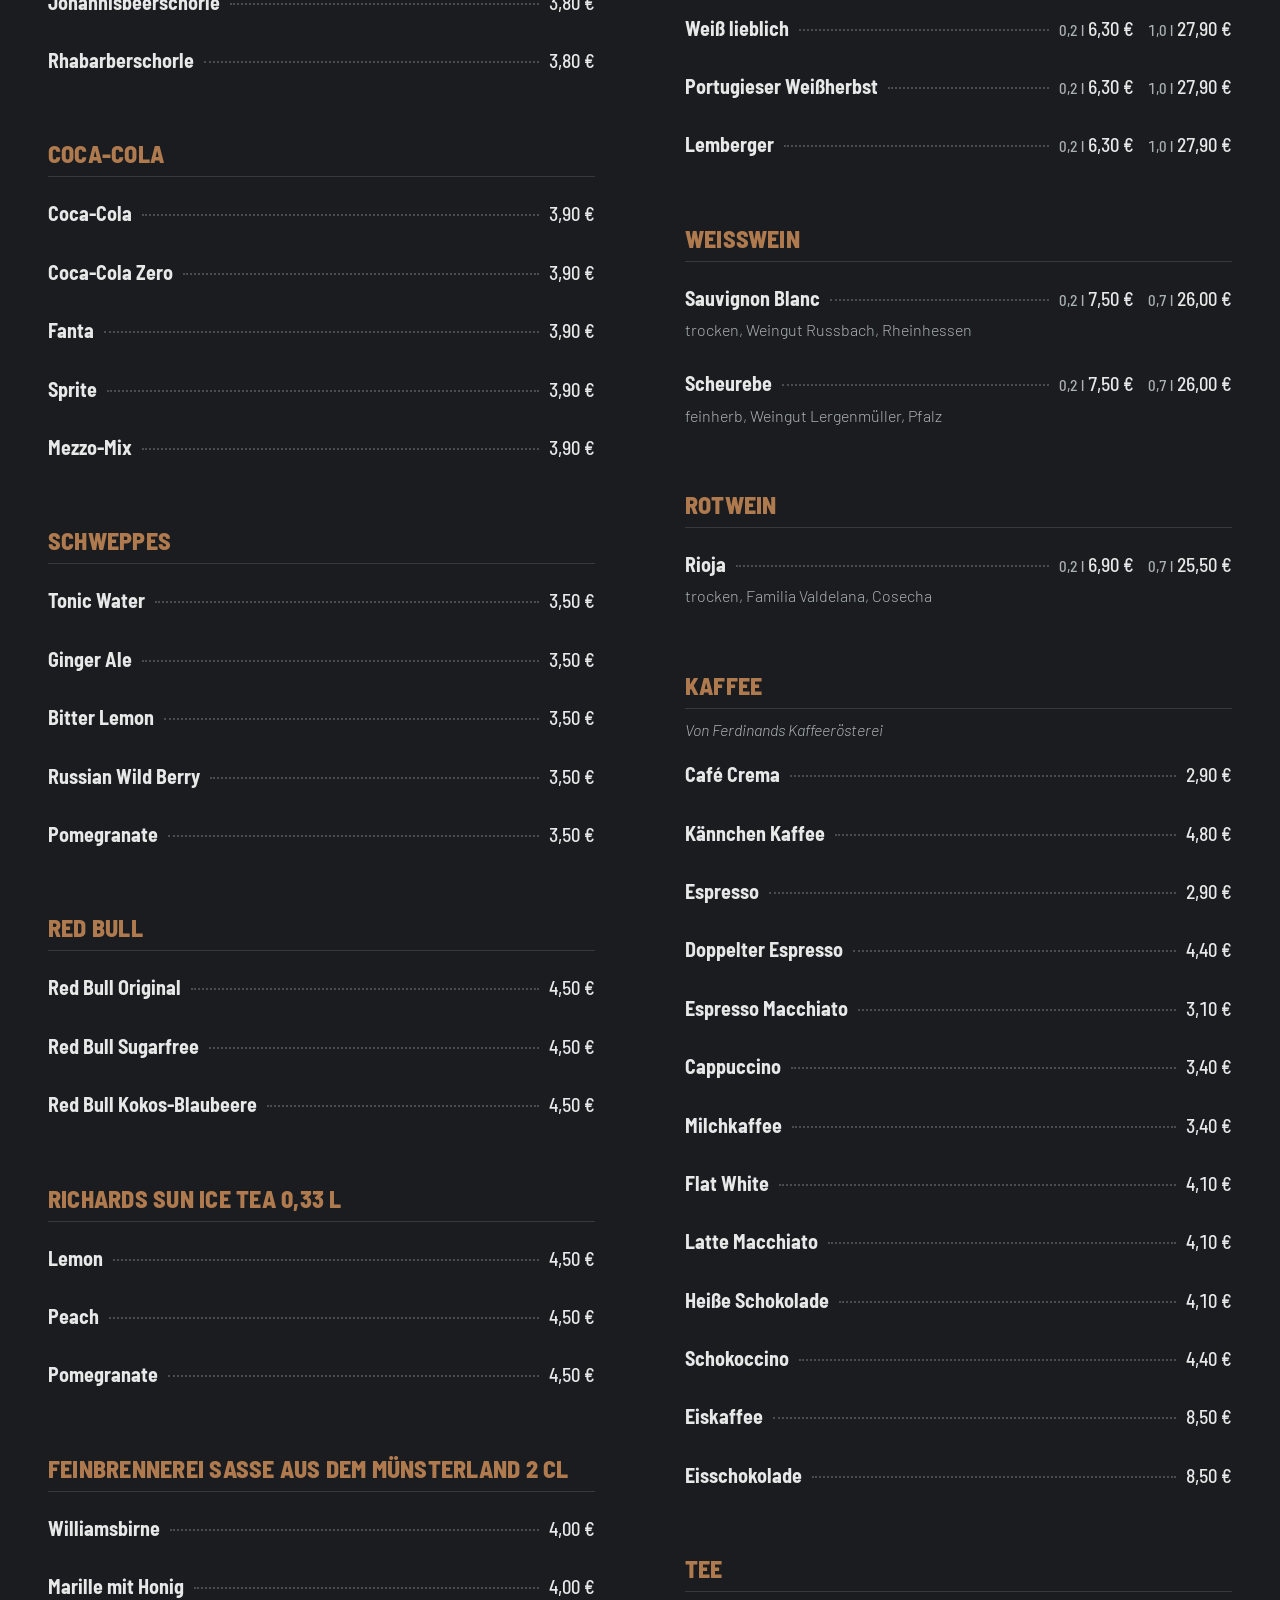
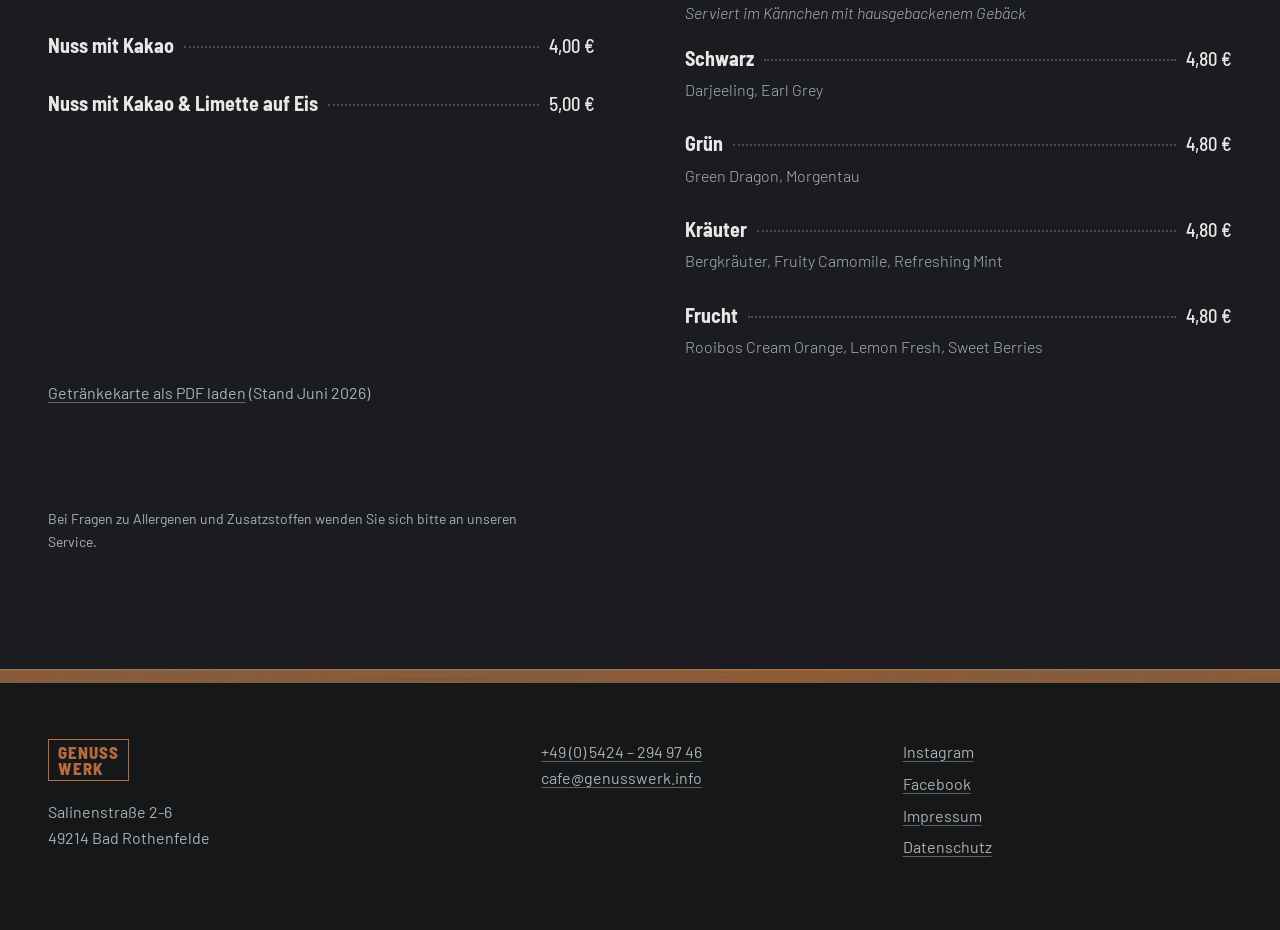
<file: karte/index.html>
<!doctype html>
<html lang="de">
<head>
<meta charset="utf-8">
<meta name="viewport" content="width=device-width, initial-scale=1">
<title>Speisen &amp; Getränke | Genusswerk Bad Rothenfelde</title>
<meta name="description" content="Bar &amp; Restaurant in Bad Rothenfelde nahe Kurpark und Gradierwerk: Burger, Flammkuchen, Spritz, Cocktails, Kaffee und DJ-Abende am Wochenende.">
<meta name="robots" content="noindex, nofollow">
<meta name="theme-color" content="#1a1c1f">
<meta name="color-scheme" content="dark">
<meta property="og:type" content="website">
<meta property="og:title" content="Speisen &amp; Getränke | Genusswerk Bad Rothenfelde">
<meta property="og:description" content="Bar &amp; Restaurant in Bad Rothenfelde nahe Kurpark und Gradierwerk: Burger, Flammkuchen, Spritz, Cocktails, Kaffee und DJ-Abende am Wochenende.">
<meta property="og:locale" content="de_DE">
<link rel="canonical" href="https://genusswerk.info/karte/">
<script>
/* Vorgabe: Neuladen startet immer oben. Läuft vor dem Rendern, siehe src/site.js. */
(function () {
  if ("scrollRestoration" in history) history.scrollRestoration = "manual";
  var nav = performance.getEntriesByType ? performance.getEntriesByType("navigation")[0] : null;
  var neuGeladen = nav ? nav.type === "reload" : !!(performance.navigation && performance.navigation.type === 1);
  if (neuGeladen && location.hash) history.replaceState(null, "", location.pathname + location.search);
  window.__gwNachOben = neuGeladen || !location.hash;
  if (window.__gwNachOben) window.scrollTo(0, 0);
  document.documentElement.classList.add("js");
})();
</script>
<link rel="preload" href="../src/fonts/barlow-semi-condensed-900.woff2" as="font" type="font/woff2" crossorigin>
<link rel="preload" href="../src/fonts/barlow-400.woff2" as="font" type="font/woff2" crossorigin>
<link rel="stylesheet" href="../src/fonts.css">
<link rel="stylesheet" href="../src/design-tokens.css">
<link rel="stylesheet" href="../src/site.css">

</head>
<body data-seite="karte">
<a class="skip" href="#inhalt">Zum Inhalt springen</a>
<header class="kopf" id="kopf">
  <p class="vorschau">Vorschau, noch nicht freigegeben</p>
  <div class="kopf-innen">
    <a class="marke" href="../" aria-label="Genusswerk, zur Startseite">
      <span class="marke-rahmen"><span>GENUSS</span><span>WERK</span></span>
      <span class="marke-claim">Schlemmen &amp; Verweilen</span>
    </a>
    <button id="menue-knopf" class="menue-knopf" type="button" aria-expanded="false" aria-controls="menue">
      <span class="menue-striche" aria-hidden="true"></span><span class="menue-wort">Menü</span>
    </button>
    <nav id="menue" class="menue" aria-label="Hauptmenü">
      <a class="menue-link" href="../#genuss">Über uns</a>
      <a class="menue-link" href="../karte/">Karte</a>
      <a class="menue-link" href="../#events">Musik &amp; Events</a>
      <a class="menue-link" href="../#besuch">Besuch</a>
      <a class="knopf knopf-orange knopf-klein" href="../#reservieren">Reservieren</a>
    </nav>
  </div>
</header>
<main id="inhalt">

<section class="hero hero-klein">
  
  <div class="decke" aria-hidden="true">
    <div class="rohr"></div>
    <span class="led" style="--x:64%;--y:62%;--l:40%;--w:-5deg;--d:0.2s"></span><span class="led" style="--x:76%;--y:82%;--l:30%;--w:-5deg;--d:0.45s"></span>
  </div>
  <div class="hero-text">
    <h1>Speisen &amp; Getränke</h1>
    <p class="hero-lead">Unsere Karte, Stand Juni 2026.</p>
  </div>
  
  <div class="theke">
    <div class="theke-platte" aria-hidden="true"></div>
    <div class="theke-front">
      <div class="theke-innen"></div>
    </div>
  </div>
</section>
<div class="karte-leiste" id="karte-leiste">
  <div class="karte-leiste-innen">
    <div class="filter" role="group" aria-label="Karte filtern"><button type="button" data-filter="vegetarisch" aria-pressed="false">Vegetarisch</button><button type="button" data-filter="vegan" aria-pressed="false">Vegan</button><button type="button" data-filter="alkoholfrei" aria-pressed="false">Alkoholfrei</button></div>
    <nav class="sprung" aria-label="Kategorien"><a href="#speisen-starter-snack">Starter / Snack</a><a href="#speisen-salat">Salat</a><a href="#speisen-wraps">Wraps</a><a href="#speisen-burger">Burger</a><a href="#speisen-dips-sossen">Dips / Soßen</a><a href="#speisen-low-slow">Low &amp; Slow</a><a href="#speisen-pommes-poutine">Pommes Poutine</a><a href="#speisen-sides">Sides</a><a href="#speisen-flammkuchen">Flammkuchen</a><a href="#speisen-snacks">Snacks</a><a href="#speisen-kinderkarte">Kinderkarte</a><a href="#getraenke-aperitif">Aperitif</a><a href="#getraenke-bier-vom-fass">Bier vom Fass</a><a href="#getraenke-aus-der-flasche">Aus der Flasche</a><a href="#getraenke-wasser">Wasser</a><a href="#getraenke-vio-saftschorlen-0-25-l">Vio-Saftschorlen 0,25 l</a><a href="#getraenke-coca-cola">Coca-Cola</a><a href="#getraenke-schweppes">Schweppes</a><a href="#getraenke-red-bull">Red Bull</a><a href="#getraenke-richards-sun-ice-tea-0-33-l">Richards Sun Ice Tea 0,33 l</a><a href="#getraenke-feinbrennerei-sasse-aus-dem-muensterland-2-cl">Feinbrennerei Sasse aus dem Münsterland 2 cl</a><a href="#getraenke-klassiker-2-cl">Klassiker 2 cl</a><a href="#getraenke-red-bull-drinks">Red Bull Drinks</a><a href="#getraenke-spirituosen-4-cl">Spirituosen 4 cl</a><a href="#getraenke-cocktails-classic">Cocktails Classic</a><a href="#getraenke-hausweine">Hausweine</a><a href="#getraenke-weisswein">Weißwein</a><a href="#getraenke-rotwein">Rotwein</a><a href="#getraenke-kaffee">Kaffee</a><a href="#getraenke-tee">Tee</a></nav>
  </div>
</div>
<div class="abschnitt karte-seite">
  <section class="karte-block" id="speisen" aria-labelledby="t-speisen"><h2 class="etikett" id="t-speisen">Speisen</h2><div class="karte-spalten">
<section class="kategorie" id="speisen-starter-snack"><h3>Starter / Snack</h3>
<ul class="gerichte"><li class="gericht" data-tags=""><div class="gericht-kopf"><h4>Kräuterbaguette</h4><span class="punkte" aria-hidden="true"></span><span class="preis">6,00 €</span></div><p class="gericht-text">mit Aioli</p></li><li class="gericht" data-tags=""><div class="gericht-kopf"><h4>Knusprige Hähnchenkeulen</h4><span class="punkte" aria-hidden="true"></span><span class="preis">7,50 €</span></div><p class="gericht-text">3 Stück</p></li></ul>
</section>
<section class="kategorie" id="speisen-salat"><h3>Salat</h3>
<ul class="gerichte"><li class="gericht" data-tags="vegetarisch"><div class="gericht-kopf"><h4>Blattsalat</h4><span class="punkte" aria-hidden="true"></span><span class="preis"><span class="preis-paar"><span class="preis-label">klein</span> 7,50 €</span> <span class="preis-paar"><span class="preis-label">groß</span> 14,50 €</span></span></div><p class="gericht-text">Blattsalate, Rohkost &amp; Kern-Mix, Parmesanchip &amp; Baguette. Dressing: Caesar / Essig-Öl / Joghurt</p><p class="gericht-tags"><span class="tag tag-vegetarisch">vegetarisch</span></p></li></ul>
<div class="extras" data-tags=""><h4>Extras</h4><ul><li>Hähnchenfilet <span>6,00 €</span></li><li>Falafel <span>6,00 €</span></li></ul></div>
</section>
<section class="kategorie" id="speisen-wraps"><h3>Wraps</h3>
<ul class="gerichte"><li class="gericht" data-tags=""><div class="gericht-kopf"><h4>Gefüllter Chicken-Wrap</h4><span class="punkte" aria-hidden="true"></span><span class="preis">9,50 €</span></div><p class="gericht-text">mit Salat, Rohkost, Hähnchenbrust &amp; Schafskäse</p></li><li class="gericht" data-tags=""><div class="gericht-kopf"><h4>Gefüllter Thunfisch-Wrap</h4><span class="punkte" aria-hidden="true"></span><span class="preis">9,50 €</span></div><p class="gericht-text">mit Salat, Rohkost, Thunfisch &amp; Schafskäse</p></li><li class="gericht" data-tags="vegetarisch"><div class="gericht-kopf"><h4>Gefüllter Falafel-Wrap</h4><span class="punkte" aria-hidden="true"></span><span class="preis">9,50 €</span></div><p class="gericht-text">mit Salat, Rohkost, Falafel &amp; Schafskäse</p><p class="gericht-tags"><span class="tag tag-vegetarisch">vegetarisch</span></p></li></ul>
</section>
<section class="kategorie" id="speisen-burger"><h3>Burger</h3>
<p class="kategorie-hinweis">Alle Burger serviert mit Pommes &amp; Mayo oder Ketchup.</p>
<ul class="gerichte"><li class="gericht" data-tags=""><div class="gericht-kopf"><h4>Smashed Burger</h4><span class="punkte" aria-hidden="true"></span><span class="preis">11,90 €</span></div><p class="gericht-text">Brioche Bun, 100% Rindfleischpatty, Cheddar, Senf, Ketchup, Zwiebeln</p></li><li class="gericht" data-tags=""><div class="gericht-kopf"><h4>Cheeseburger</h4><span class="punkte" aria-hidden="true"></span><span class="preis">19,90 €</span></div><p class="gericht-text">Sauerteig Bun, 100% Rindfleischpatty, Cheddar, Lollo Rosso, Burgersoße, Zwiebeln, Gewürzgurke, Tomate</p></li><li class="gericht" data-tags=""><div class="gericht-kopf"><h4>Spiegelei Bacon</h4><span class="punkte" aria-hidden="true"></span><span class="preis">19,90 €</span></div><p class="gericht-text">Sauerteig Bun, 100% Rindfleischpatty, Lollo Rosso, Burgersoße, Zwiebeln, Gewürzgurke, Tomate, Spiegelei, Bacon</p></li><li class="gericht" data-tags=""><div class="gericht-kopf"><h4>Chickenburger</h4><span class="punkte" aria-hidden="true"></span><span class="preis">19,90 €</span></div><p class="gericht-text">Sauerteig Bun, Hähnchenfilet, Lollo Rosso, Tomate, Zwiebeln, Gewürzgurke, weiße BBQ-Soße</p></li><li class="gericht" data-tags="vegan vegetarisch"><div class="gericht-kopf"><h4>Green Oat Burger</h4><span class="punkte" aria-hidden="true"></span><span class="preis">19,90 €</span></div><p class="gericht-text">Sauerteig Bun, Green Oat Patty, Lollo Rosso, Tomate, Gewürzgurke, Zwiebeln</p><p class="gericht-tags"><span class="tag tag-vegan">vegan</span></p></li></ul>
<div class="extras" data-tags=""><h4>Extras</h4><ul><li>Bacon <span>2,00 €</span></li><li>Spiegelei <span>2,00 €</span></li><li>Doppeltes Patty <span>6,00 €</span></li><li>Doppeltes SmashPatty <span>3,00 €</span></li><li>Doppelt Cheddar <span>1,50 €</span></li><li>Röstzwiebeln <span>1,50 €</span></li><li>Glutenfreies Burger Bun <span>1,50 €</span></li></ul></div>
</section>
<section class="kategorie" id="speisen-dips-sossen"><h3>Dips / Soßen</h3>
<ul class="gerichte"><li class="gericht" data-tags=""><div class="gericht-kopf"><h4>Aioli</h4><span class="punkte" aria-hidden="true"></span><span class="preis">2,00 €</span></div></li><li class="gericht" data-tags=""><div class="gericht-kopf"><h4>BBQ</h4><span class="punkte" aria-hidden="true"></span><span class="preis">2,00 €</span></div></li><li class="gericht" data-tags="vegan vegetarisch"><div class="gericht-kopf"><h4>Vegane Mayo</h4><span class="punkte" aria-hidden="true"></span><span class="preis">2,00 €</span></div><p class="gericht-tags"><span class="tag tag-vegan">vegan</span></p></li><li class="gericht" data-tags=""><div class="gericht-kopf"><h4>Trüffel-Mayo</h4><span class="punkte" aria-hidden="true"></span><span class="preis">2,00 €</span></div></li><li class="gericht" data-tags=""><div class="gericht-kopf"><h4>Käsesauce</h4><span class="punkte" aria-hidden="true"></span><span class="preis">2,00 €</span></div></li></ul>
</section>
<section class="kategorie" id="speisen-low-slow"><h3>Low &amp; Slow</h3>
<ul class="gerichte"><li class="gericht" data-tags=""><div class="gericht-kopf"><h4>Genusswerk Currywurst</h4><span class="punkte" aria-hidden="true"></span><span class="preis">13,50 €</span></div><p class="gericht-text">160 g Wurst, hausgemachte Currysoße, Rustica-Fritten</p></li><li class="gericht" data-tags=""><div class="gericht-kopf"><h4>Genusswerk Curry Spezial</h4><span class="punkte" aria-hidden="true"></span><span class="preis">14,50 €</span></div><p class="gericht-text">160 g Wurst, hausgemachte Currysoße, Tzatziki, Zwiebeln, Rustica-Fritten</p></li></ul>
</section>
<section class="kategorie" id="speisen-pommes-poutine"><h3>Pommes Poutine</h3>
<p class="kategorie-hinweis">Poutine ist ein kanadisches Gericht aus Pommes, Käsebruch und warmer Bratensauce, das seinen Ursprung in Quebec hat. Es wird oft als „Durcheinander“ übersetzt, da die Zutaten übereinander geschichtet werden. Poutine kann mit verschiedensten Toppings verfeinert werden und gilt als kanadisches Nationalgericht.</p>
<ul class="gerichte"><li class="gericht" data-tags=""><div class="gericht-kopf"><h4>Kanada</h4><span class="punkte" aria-hidden="true"></span><span class="preis">9,00 €</span></div><p class="gericht-text">Rustica-Fritten, Bratensoße, Mozzarella, Radieschen, Petersilie</p></li><li class="gericht" data-tags=""><div class="gericht-kopf"><h4>Pulled Pork</h4><span class="punkte" aria-hidden="true"></span><span class="preis">13,00 €</span></div><p class="gericht-text">Rustica-Fritten, Pulled Pork, BBQ-Soße, Röstzwiebeln</p></li><li class="gericht" data-tags=""><div class="gericht-kopf"><h4>Gyros</h4><span class="punkte" aria-hidden="true"></span><span class="preis">13,90 €</span></div><p class="gericht-text">Rustica-Fritten, Gyros, Tzatziki, Zwiebeln</p></li></ul>
</section>
<section class="kategorie" id="speisen-sides"><h3>Sides</h3>
<ul class="gerichte"><li class="gericht" data-tags=""><div class="gericht-kopf"><h4>Rustica-Fritten</h4><span class="punkte" aria-hidden="true"></span><span class="preis">5,00 €</span></div></li><li class="gericht" data-tags=""><div class="gericht-kopf"><h4>Knobifritten</h4><span class="punkte" aria-hidden="true"></span><span class="preis">6,00 €</span></div></li><li class="gericht" data-tags=""><div class="gericht-kopf"><h4>Süßkartoffelpommes</h4><span class="punkte" aria-hidden="true"></span><span class="preis">6,50 €</span></div></li></ul>
</section>
<section class="kategorie" id="speisen-flammkuchen"><h3>Flammkuchen</h3>
<ul class="gerichte"><li class="gericht" data-tags=""><div class="gericht-kopf"><h4>Elsässer Art</h4><span class="punkte" aria-hidden="true"></span><span class="preis">11,00 €</span></div><p class="gericht-text">Speck, Zwiebeln &amp; Schmand</p></li><li class="gericht" data-tags=""><div class="gericht-kopf"><h4>Tonno</h4><span class="punkte" aria-hidden="true"></span><span class="preis">11,00 €</span></div><p class="gericht-text">Thunfisch, Zwiebeln &amp; Schmand</p></li><li class="gericht" data-tags="vegetarisch"><div class="gericht-kopf"><h4>Veggie Greek-Style</h4><span class="punkte" aria-hidden="true"></span><span class="preis">11,00 €</span></div><p class="gericht-text">Paprika, Zwiebel, Feta &amp; Schmand</p><p class="gericht-tags"><span class="tag tag-vegetarisch">vegetarisch</span></p></li></ul>
</section>
<section class="kategorie" id="speisen-snacks"><h3>Snacks</h3>
<ul class="gerichte"><li class="gericht" data-tags=""><div class="gericht-kopf"><h4>Nussmix</h4><span class="punkte" aria-hidden="true"></span><span class="preis">3,50 €</span></div></li><li class="gericht" data-tags=""><div class="gericht-kopf"><h4>Chips</h4><span class="punkte" aria-hidden="true"></span><span class="preis">3,00 €</span></div></li><li class="gericht" data-tags=""><div class="gericht-kopf"><h4>Tortilla Chips</h4><span class="punkte" aria-hidden="true"></span><span class="preis">5,00 €</span></div><p class="gericht-text">inkl. Dip nach Wahl</p></li></ul>
</section>
<section class="kategorie" id="speisen-kinderkarte"><h3>Kinderkarte</h3>
<p class="kategorie-hinweis">Aufpreis für Erwachsene +2,00 €</p>
<ul class="gerichte"><li class="gericht" data-tags=""><div class="gericht-kopf"><h4>Nuggets Pommes</h4><span class="punkte" aria-hidden="true"></span><span class="preis">7,50 €</span></div><p class="gericht-text">Hähnchennuggets mit Rustica-Fritten</p></li><li class="gericht" data-tags=""><div class="gericht-kopf"><h4>Kinderburger</h4><span class="punkte" aria-hidden="true"></span><span class="preis">8,50 €</span></div><p class="gericht-text">Brioche Bun, Patty, Ketchup, Pommes, Mayo oder Ketchup</p></li></ul>
</section>
</div>
<p class="karte-pdf"><a href="https://genusswerk.info/wp-content/uploads/2026/06/GW_Speisekarte_NEW_2026_Speisen_ONLINE.pdf" rel="noopener">Speisenkarte als PDF laden</a> (Stand Juni 2026)</p>
</section>
  <section class="karte-block" id="getraenke" aria-labelledby="t-getraenke"><h2 class="etikett" id="t-getraenke">Getränke</h2><div class="karte-spalten">
<section class="kategorie" id="getraenke-aperitif"><h3>Aperitif</h3>
<ul class="gerichte"><li class="gericht" data-tags="alkoholfrei alkoholfrei-moeglich hausmarke"><div class="gericht-kopf"><h4>Genusswerk Spritz</h4><span class="punkte" aria-hidden="true"></span><span class="preis">7,90 €</span></div><p class="gericht-text">Martini Fiero &amp; Fritz-Limo Orange (wahlweise alkoholfrei)</p><p class="gericht-tags"><span class="tag tag-hausmarke">Hausmarke</span></p></li><li class="gericht" data-tags=""><div class="gericht-kopf"><h4>Wildberry Spritz</h4><span class="punkte" aria-hidden="true"></span><span class="preis">7,90 €</span></div><p class="gericht-text">Martini Bianco, Russian Wild Berry &amp; Waldbeeren</p></li><li class="gericht" data-tags="alkoholfrei alkoholfrei-moeglich"><div class="gericht-kopf"><h4>Pomegranate Spritz</h4><span class="punkte" aria-hidden="true"></span><span class="preis">7,90 €</span></div><p class="gericht-text">Martini Bianco &amp; Pomegranate (wahlweise alkoholfrei)</p></li><li class="gericht" data-tags=""><div class="gericht-kopf"><h4>Aperol Spritz</h4><span class="punkte" aria-hidden="true"></span><span class="preis">7,90 €</span></div><p class="gericht-text">Aperol, Soda, Secco &amp; Orange</p></li><li class="gericht" data-tags="hausmarke"><div class="gericht-kopf"><h4>Genusswerk Yuzu Spritz</h4><span class="punkte" aria-hidden="true"></span><span class="preis">7,90 €</span></div><p class="gericht-text">Martini Bianco, Yuzu, Prosecco &amp; Wasser</p><p class="gericht-tags"><span class="tag tag-hausmarke">Hausmarke</span></p></li><li class="gericht" data-tags="hausmarke"><div class="gericht-kopf"><h4>Genusswerk Pink Grapefruit Spritz</h4><span class="punkte" aria-hidden="true"></span><span class="preis">7,90 €</span></div><p class="gericht-text">Martini Bianco, Prosecco &amp; Pink Grapefruit</p><p class="gericht-tags"><span class="tag tag-hausmarke">Hausmarke</span></p></li></ul>
</section>
<section class="kategorie" id="getraenke-bier-vom-fass"><h3>Bier vom Fass</h3>
<ul class="gerichte"><li class="gericht" data-tags=""><div class="gericht-kopf"><h4>Krombacher Pils</h4><span class="punkte" aria-hidden="true"></span><span class="preis"><span class="preis-paar"><span class="preis-label">0,3 l</span> 3,50 €</span> <span class="preis-paar"><span class="preis-label">0,5 l</span> 5,50 €</span></span></div></li><li class="gericht" data-tags=""><div class="gericht-kopf"><h4>Krombacher Dunkel</h4><span class="punkte" aria-hidden="true"></span><span class="preis"><span class="preis-paar"><span class="preis-label">0,3 l</span> 3,50 €</span> <span class="preis-paar"><span class="preis-label">0,5 l</span> 5,50 €</span></span></div></li><li class="gericht" data-tags="alkoholfrei"><div class="gericht-kopf"><h4>Krombacher 0,0 %</h4><span class="punkte" aria-hidden="true"></span><span class="preis"><span class="preis-paar"><span class="preis-label">0,3 l</span> 3,50 €</span> <span class="preis-paar"><span class="preis-label">0,5 l</span> 5,50 €</span></span></div></li><li class="gericht" data-tags=""><div class="gericht-kopf"><h4>Starnberger Hell</h4><span class="punkte" aria-hidden="true"></span><span class="preis"><span class="preis-paar"><span class="preis-label">0,3 l</span> 3,50 €</span> <span class="preis-paar"><span class="preis-label">0,5 l</span> 5,50 €</span></span></div></li><li class="gericht" data-tags=""><div class="gericht-kopf"><h4>Erdinger Urweisse</h4><span class="punkte" aria-hidden="true"></span><span class="preis"><span class="preis-paar"><span class="preis-label">0,3 l</span> 3,50 €</span> <span class="preis-paar"><span class="preis-label">0,5 l</span> 5,50 €</span></span></div></li><li class="gericht" data-tags=""><div class="gericht-kopf"><h4>Sion Kölsch</h4><span class="punkte" aria-hidden="true"></span><span class="preis"><span class="preis-paar"><span class="preis-label">0,2 l</span> 2,30 €</span> <span class="preis-paar"><span class="preis-label">0,4 l</span> 4,40 €</span></span></div></li></ul>
</section>
<section class="kategorie" id="getraenke-aus-der-flasche"><h3>Aus der Flasche</h3>
<ul class="gerichte"><li class="gericht" data-tags="alkoholfrei"><div class="gericht-kopf"><h4>Erdinger Grapefruit alkoholfrei</h4><span class="punkte" aria-hidden="true"></span><span class="preis">3,80 €</span></div><p class="gericht-text">0,3 l</p></li><li class="gericht" data-tags="alkoholfrei"><div class="gericht-kopf"><h4>Erdinger Weizen alkoholfrei</h4><span class="punkte" aria-hidden="true"></span><span class="preis">5,50 €</span></div><p class="gericht-text">0,5 l</p></li></ul>
</section>
<section class="kategorie" id="getraenke-wasser"><h3>Wasser</h3>
<ul class="gerichte"><li class="gericht" data-tags="alkoholfrei regional"><div class="gericht-kopf"><h4>Bad Rothenfelder Tafelwasser</h4><span class="punkte" aria-hidden="true"></span><span class="preis"><span class="preis-paar"><span class="preis-label">0,25 l</span> 2,50 €</span> <span class="preis-paar"><span class="preis-label">0,75 l</span> 6,50 €</span></span></div><p class="gericht-tags"><span class="tag tag-regional">aus der Region</span></p></li></ul>
</section>
<section class="kategorie" id="getraenke-vio-saftschorlen-0-25-l"><h3>Vio-Saftschorlen 0,25 l</h3>
<ul class="gerichte"><li class="gericht" data-tags="alkoholfrei"><div class="gericht-kopf"><h4>Apfelschorle</h4><span class="punkte" aria-hidden="true"></span><span class="preis">3,80 €</span></div></li><li class="gericht" data-tags="alkoholfrei"><div class="gericht-kopf"><h4>Johannisbeerschorle</h4><span class="punkte" aria-hidden="true"></span><span class="preis">3,80 €</span></div></li><li class="gericht" data-tags="alkoholfrei"><div class="gericht-kopf"><h4>Rhabarberschorle</h4><span class="punkte" aria-hidden="true"></span><span class="preis">3,80 €</span></div></li></ul>
</section>
<section class="kategorie" id="getraenke-coca-cola"><h3>Coca-Cola</h3>
<ul class="gerichte"><li class="gericht" data-tags="alkoholfrei"><div class="gericht-kopf"><h4>Coca-Cola</h4><span class="punkte" aria-hidden="true"></span><span class="preis">3,90 €</span></div></li><li class="gericht" data-tags="alkoholfrei"><div class="gericht-kopf"><h4>Coca-Cola Zero</h4><span class="punkte" aria-hidden="true"></span><span class="preis">3,90 €</span></div></li><li class="gericht" data-tags="alkoholfrei"><div class="gericht-kopf"><h4>Fanta</h4><span class="punkte" aria-hidden="true"></span><span class="preis">3,90 €</span></div></li><li class="gericht" data-tags="alkoholfrei"><div class="gericht-kopf"><h4>Sprite</h4><span class="punkte" aria-hidden="true"></span><span class="preis">3,90 €</span></div></li><li class="gericht" data-tags="alkoholfrei"><div class="gericht-kopf"><h4>Mezzo-Mix</h4><span class="punkte" aria-hidden="true"></span><span class="preis">3,90 €</span></div></li></ul>
</section>
<section class="kategorie" id="getraenke-schweppes"><h3>Schweppes</h3>
<ul class="gerichte"><li class="gericht" data-tags="alkoholfrei"><div class="gericht-kopf"><h4>Tonic Water</h4><span class="punkte" aria-hidden="true"></span><span class="preis">3,50 €</span></div></li><li class="gericht" data-tags="alkoholfrei"><div class="gericht-kopf"><h4>Ginger Ale</h4><span class="punkte" aria-hidden="true"></span><span class="preis">3,50 €</span></div></li><li class="gericht" data-tags="alkoholfrei"><div class="gericht-kopf"><h4>Bitter Lemon</h4><span class="punkte" aria-hidden="true"></span><span class="preis">3,50 €</span></div></li><li class="gericht" data-tags="alkoholfrei"><div class="gericht-kopf"><h4>Russian Wild Berry</h4><span class="punkte" aria-hidden="true"></span><span class="preis">3,50 €</span></div></li><li class="gericht" data-tags="alkoholfrei"><div class="gericht-kopf"><h4>Pomegranate</h4><span class="punkte" aria-hidden="true"></span><span class="preis">3,50 €</span></div></li></ul>
</section>
<section class="kategorie" id="getraenke-red-bull"><h3>Red Bull</h3>
<ul class="gerichte"><li class="gericht" data-tags="alkoholfrei"><div class="gericht-kopf"><h4>Red Bull Original</h4><span class="punkte" aria-hidden="true"></span><span class="preis">4,50 €</span></div></li><li class="gericht" data-tags="alkoholfrei"><div class="gericht-kopf"><h4>Red Bull Sugarfree</h4><span class="punkte" aria-hidden="true"></span><span class="preis">4,50 €</span></div></li><li class="gericht" data-tags="alkoholfrei"><div class="gericht-kopf"><h4>Red Bull Kokos-Blaubeere</h4><span class="punkte" aria-hidden="true"></span><span class="preis">4,50 €</span></div></li></ul>
</section>
<section class="kategorie" id="getraenke-richards-sun-ice-tea-0-33-l"><h3>Richards Sun Ice Tea 0,33 l</h3>
<ul class="gerichte"><li class="gericht" data-tags="alkoholfrei"><div class="gericht-kopf"><h4>Lemon</h4><span class="punkte" aria-hidden="true"></span><span class="preis">4,50 €</span></div></li><li class="gericht" data-tags="alkoholfrei"><div class="gericht-kopf"><h4>Peach</h4><span class="punkte" aria-hidden="true"></span><span class="preis">4,50 €</span></div></li><li class="gericht" data-tags="alkoholfrei"><div class="gericht-kopf"><h4>Pomegranate</h4><span class="punkte" aria-hidden="true"></span><span class="preis">4,50 €</span></div></li></ul>
</section>
<section class="kategorie" id="getraenke-feinbrennerei-sasse-aus-dem-muensterland-2-cl"><h3>Feinbrennerei Sasse aus dem Münsterland 2 cl</h3>
<ul class="gerichte"><li class="gericht" data-tags=""><div class="gericht-kopf"><h4>Williamsbirne</h4><span class="punkte" aria-hidden="true"></span><span class="preis">4,00 €</span></div></li><li class="gericht" data-tags=""><div class="gericht-kopf"><h4>Marille mit Honig</h4><span class="punkte" aria-hidden="true"></span><span class="preis">4,00 €</span></div></li><li class="gericht" data-tags=""><div class="gericht-kopf"><h4>Nuss mit Kakao</h4><span class="punkte" aria-hidden="true"></span><span class="preis">4,00 €</span></div></li><li class="gericht" data-tags=""><div class="gericht-kopf"><h4>Nuss mit Kakao &amp; Limette auf Eis</h4><span class="punkte" aria-hidden="true"></span><span class="preis">5,00 €</span></div></li></ul>
</section>
<section class="kategorie" id="getraenke-klassiker-2-cl"><h3>Klassiker 2 cl</h3>
<ul class="gerichte"><li class="gericht" data-tags=""><div class="gericht-kopf"><h4>Brücklyn Green</h4><span class="punkte" aria-hidden="true"></span><span class="preis">3,00 €</span></div><p class="gericht-text">Minzlikör</p></li><li class="gericht" data-tags=""><div class="gericht-kopf"><h4>Brücklyn Passion</h4><span class="punkte" aria-hidden="true"></span><span class="preis">3,00 €</span></div><p class="gericht-text">Maracujalikör</p></li><li class="gericht" data-tags=""><div class="gericht-kopf"><h4>Jägermeister</h4><span class="punkte" aria-hidden="true"></span><span class="preis">3,50 €</span></div></li><li class="gericht" data-tags=""><div class="gericht-kopf"><h4>Ramazzotti mit Eis &amp; Zitrone</h4><span class="punkte" aria-hidden="true"></span><span class="preis">3,50 €</span></div></li><li class="gericht" data-tags=""><div class="gericht-kopf"><h4>Baileys auf Eis</h4><span class="punkte" aria-hidden="true"></span><span class="preis">4,00 €</span></div></li></ul>
</section>
<section class="kategorie" id="getraenke-red-bull-drinks"><h3>Red Bull Drinks</h3>
<ul class="gerichte"><li class="gericht" data-tags=""><div class="gericht-kopf"><h4>Melt Vodka Red Bull</h4><span class="punkte" aria-hidden="true"></span><span class="preis">8,50 €</span></div><p class="gericht-text">Choose your flavour</p></li><li class="gericht" data-tags=""><div class="gericht-kopf"><h4>Jägermeister Red Bull</h4><span class="punkte" aria-hidden="true"></span><span class="preis">8,50 €</span></div></li><li class="gericht" data-tags=""><div class="gericht-kopf"><h4>Martini Blue Coconut</h4><span class="punkte" aria-hidden="true"></span><span class="preis">8,50 €</span></div><p class="gericht-text">4 cl Martini Bianco, Red Bull White Edition Kokos-Blaubeere &amp; Beeren</p></li></ul>
</section>
<section class="kategorie" id="getraenke-spirituosen-4-cl"><h3>Spirituosen 4 cl</h3>
<p class="kategorie-hinweis">Filler +2,50 € (Rum, Vodka, Whiskey)</p>
<ul class="gerichte"><li class="gericht" data-tags=""><div class="gericht-kopf"><h4>Bacardi Carta Blanca</h4><span class="punkte" aria-hidden="true"></span><span class="preis">4,00 €</span></div><p class="gericht-text">Rum · Bahamas, Noten von Mandel, Vanille</p></li><li class="gericht" data-tags=""><div class="gericht-kopf"><h4>Bacardi Añejo 4 yrs</h4><span class="punkte" aria-hidden="true"></span><span class="preis">6,00 €</span></div><p class="gericht-text">Rum · Karibik, Noten von Früchten, Honig, Nelke</p></li><li class="gericht" data-tags="hausmarke"><div class="gericht-kopf"><h4>Melt Vodka</h4><span class="punkte" aria-hidden="true"></span><span class="preis">4,00 €</span></div><p class="gericht-text">Das ist unser Vodka. Premium Vodka, 40 % Vol.</p><p class="gericht-tags"><span class="tag tag-hausmarke">Hausmarke</span></p></li><li class="gericht" data-tags=""><div class="gericht-kopf"><h4>Teeling Whiskey</h4><span class="punkte" aria-hidden="true"></span><span class="preis">5,00 €</span></div><p class="gericht-text">Vanille, Trockenfrüchte, Aprikosencharakter</p></li><li class="gericht" data-tags=""><div class="gericht-kopf"><h4>Bombay Sapphire Gin &amp; Tonic</h4><span class="punkte" aria-hidden="true"></span><span class="preis">9,50 €</span></div><p class="gericht-text">serviert mit Zitrone &amp; Schweppes Tonic Water</p></li></ul>
</section>
<section class="kategorie" id="getraenke-cocktails-classic"><h3>Cocktails Classic</h3>
<ul class="gerichte"><li class="gericht" data-tags=""><div class="gericht-kopf"><h4>Passionfruit Martini</h4><span class="punkte" aria-hidden="true"></span><span class="preis">9,50 €</span></div><p class="gericht-text">Vodka, Vanille, Maracujasaft, Maracujalikör &amp; Zitronensaft</p></li><li class="gericht" data-tags=""><div class="gericht-kopf"><h4>Espresso Martini</h4><span class="punkte" aria-hidden="true"></span><span class="preis">9,50 €</span></div><p class="gericht-text">Vodka, Kaffeelikör, Espresso &amp; Vanille</p></li></ul>
</section>
<section class="kategorie" id="getraenke-hausweine"><h3>Hausweine</h3>
<ul class="gerichte"><li class="gericht" data-tags=""><div class="gericht-kopf"><h4>Grauburgunder</h4><span class="punkte" aria-hidden="true"></span><span class="preis"><span class="preis-paar"><span class="preis-label">0,2 l</span> 6,30 €</span> <span class="preis-paar"><span class="preis-label">1,0 l</span> 27,90 €</span></span></div></li><li class="gericht" data-tags=""><div class="gericht-kopf"><h4>Weiß lieblich</h4><span class="punkte" aria-hidden="true"></span><span class="preis"><span class="preis-paar"><span class="preis-label">0,2 l</span> 6,30 €</span> <span class="preis-paar"><span class="preis-label">1,0 l</span> 27,90 €</span></span></div></li><li class="gericht" data-tags=""><div class="gericht-kopf"><h4>Portugieser Weißherbst</h4><span class="punkte" aria-hidden="true"></span><span class="preis"><span class="preis-paar"><span class="preis-label">0,2 l</span> 6,30 €</span> <span class="preis-paar"><span class="preis-label">1,0 l</span> 27,90 €</span></span></div></li><li class="gericht" data-tags=""><div class="gericht-kopf"><h4>Lemberger</h4><span class="punkte" aria-hidden="true"></span><span class="preis"><span class="preis-paar"><span class="preis-label">0,2 l</span> 6,30 €</span> <span class="preis-paar"><span class="preis-label">1,0 l</span> 27,90 €</span></span></div></li></ul>
</section>
<section class="kategorie" id="getraenke-weisswein"><h3>Weißwein</h3>
<ul class="gerichte"><li class="gericht" data-tags=""><div class="gericht-kopf"><h4>Sauvignon Blanc</h4><span class="punkte" aria-hidden="true"></span><span class="preis"><span class="preis-paar"><span class="preis-label">0,2 l</span> 7,50 €</span> <span class="preis-paar"><span class="preis-label">0,7 l</span> 26,00 €</span></span></div><p class="gericht-text">trocken, Weingut Russbach, Rheinhessen</p></li><li class="gericht" data-tags=""><div class="gericht-kopf"><h4>Scheurebe</h4><span class="punkte" aria-hidden="true"></span><span class="preis"><span class="preis-paar"><span class="preis-label">0,2 l</span> 7,50 €</span> <span class="preis-paar"><span class="preis-label">0,7 l</span> 26,00 €</span></span></div><p class="gericht-text">feinherb, Weingut Lergenmüller, Pfalz</p></li></ul>
</section>
<section class="kategorie" id="getraenke-rotwein"><h3>Rotwein</h3>
<ul class="gerichte"><li class="gericht" data-tags=""><div class="gericht-kopf"><h4>Rioja</h4><span class="punkte" aria-hidden="true"></span><span class="preis"><span class="preis-paar"><span class="preis-label">0,2 l</span> 6,90 €</span> <span class="preis-paar"><span class="preis-label">0,7 l</span> 25,50 €</span></span></div><p class="gericht-text">trocken, Familia Valdelana, Cosecha</p></li></ul>
</section>
<section class="kategorie" id="getraenke-kaffee"><h3>Kaffee</h3>
<p class="kategorie-hinweis">Von Ferdinands Kaffeerösterei</p>
<ul class="gerichte"><li class="gericht" data-tags="alkoholfrei"><div class="gericht-kopf"><h4>Café Crema</h4><span class="punkte" aria-hidden="true"></span><span class="preis">2,90 €</span></div></li><li class="gericht" data-tags="alkoholfrei"><div class="gericht-kopf"><h4>Kännchen Kaffee</h4><span class="punkte" aria-hidden="true"></span><span class="preis">4,80 €</span></div></li><li class="gericht" data-tags="alkoholfrei"><div class="gericht-kopf"><h4>Espresso</h4><span class="punkte" aria-hidden="true"></span><span class="preis">2,90 €</span></div></li><li class="gericht" data-tags="alkoholfrei"><div class="gericht-kopf"><h4>Doppelter Espresso</h4><span class="punkte" aria-hidden="true"></span><span class="preis">4,40 €</span></div></li><li class="gericht" data-tags="alkoholfrei"><div class="gericht-kopf"><h4>Espresso Macchiato</h4><span class="punkte" aria-hidden="true"></span><span class="preis">3,10 €</span></div></li><li class="gericht" data-tags="alkoholfrei"><div class="gericht-kopf"><h4>Cappuccino</h4><span class="punkte" aria-hidden="true"></span><span class="preis">3,40 €</span></div></li><li class="gericht" data-tags="alkoholfrei"><div class="gericht-kopf"><h4>Milchkaffee</h4><span class="punkte" aria-hidden="true"></span><span class="preis">3,40 €</span></div></li><li class="gericht" data-tags="alkoholfrei"><div class="gericht-kopf"><h4>Flat White</h4><span class="punkte" aria-hidden="true"></span><span class="preis">4,10 €</span></div></li><li class="gericht" data-tags="alkoholfrei"><div class="gericht-kopf"><h4>Latte Macchiato</h4><span class="punkte" aria-hidden="true"></span><span class="preis">4,10 €</span></div></li><li class="gericht" data-tags="alkoholfrei"><div class="gericht-kopf"><h4>Heiße Schokolade</h4><span class="punkte" aria-hidden="true"></span><span class="preis">4,10 €</span></div></li><li class="gericht" data-tags="alkoholfrei"><div class="gericht-kopf"><h4>Schokoccino</h4><span class="punkte" aria-hidden="true"></span><span class="preis">4,40 €</span></div></li><li class="gericht" data-tags="alkoholfrei"><div class="gericht-kopf"><h4>Eiskaffee</h4><span class="punkte" aria-hidden="true"></span><span class="preis">8,50 €</span></div></li><li class="gericht" data-tags="alkoholfrei"><div class="gericht-kopf"><h4>Eisschokolade</h4><span class="punkte" aria-hidden="true"></span><span class="preis">8,50 €</span></div></li></ul>
</section>
<section class="kategorie" id="getraenke-tee"><h3>Tee</h3>
<p class="kategorie-hinweis">Serviert im Kännchen mit hausgebackenem Gebäck</p>
<ul class="gerichte"><li class="gericht" data-tags="alkoholfrei"><div class="gericht-kopf"><h4>Schwarz</h4><span class="punkte" aria-hidden="true"></span><span class="preis">4,80 €</span></div><p class="gericht-text">Darjeeling, Earl Grey</p></li><li class="gericht" data-tags="alkoholfrei"><div class="gericht-kopf"><h4>Grün</h4><span class="punkte" aria-hidden="true"></span><span class="preis">4,80 €</span></div><p class="gericht-text">Green Dragon, Morgentau</p></li><li class="gericht" data-tags="alkoholfrei"><div class="gericht-kopf"><h4>Kräuter</h4><span class="punkte" aria-hidden="true"></span><span class="preis">4,80 €</span></div><p class="gericht-text">Bergkräuter, Fruity Camomile, Refreshing Mint</p></li><li class="gericht" data-tags="alkoholfrei"><div class="gericht-kopf"><h4>Frucht</h4><span class="punkte" aria-hidden="true"></span><span class="preis">4,80 €</span></div><p class="gericht-text">Rooibos Cream Orange, Lemon Fresh, Sweet Berries</p></li></ul>
</section>
</div>
<p class="karte-pdf"><a href="https://genusswerk.info/wp-content/uploads/2026/06/GW_Speisekarte_NEW_2026_Getraenke_ONLINE.pdf" rel="noopener">Getränkekarte als PDF laden</a> (Stand Juni 2026)</p>
</section>
  <p class="leise karte-allergene">Bei Fragen zu Allergenen und Zusatzstoffen wenden Sie sich bitte an unseren Service.</p>
</div>

</main>
<footer class="fuss">
  <div class="fuss-theke" aria-hidden="true"></div>
  <div class="fuss-innen">
    <div class="fuss-marke">
      <span class="marke-rahmen"><span>GENUSS</span><span>WERK</span></span>
      <p>Salinenstraße 2-6<br>49214 Bad Rothenfelde</p>
    </div>
    <div>
      <p><a href="tel:+4954242949746">+49 (0) 5424 – 294 97 46</a><br><a href="mailto:cafe@genusswerk.info">cafe@genusswerk.info</a></p>
    </div>
    <nav aria-label="Weitere Links" class="fuss-links">
      <a href="https://www.instagram.com/genusswerk.br/" rel="noopener">Instagram</a>
      <a href="https://www.facebook.com/genusswerk.br/" rel="noopener">Facebook</a>
      <a href="../impressum/">Impressum</a>
      <a href="../datenschutz/">Datenschutz</a>
    </nav>
  </div>
</footer>
<script type="application/json" id="gw-zeiten">[{"tag": "Montag", "kurz": "Mo", "geschlossen": true, "label": "Ruhetag"}, {"tag": "Dienstag", "kurz": "Di", "von": "16:00", "bis": "22:00"}, {"tag": "Mittwoch", "kurz": "Mi", "von": "16:00", "bis": "22:00"}, {"tag": "Donnerstag", "kurz": "Do", "von": "16:00", "bis": "22:00"}, {"tag": "Freitag", "kurz": "Fr", "von": "16:00", "bis": "22:00"}, {"tag": "Samstag", "kurz": "Sa", "von": "12:00", "bis": "22:00"}, {"tag": "Sonntag", "kurz": "So", "von": "11:00", "bis": "21:00"}]</script>
<script src="../src/site.js" defer></script>
</body>
</html>
</file>
<file: src/fonts.css>
/* Selbst gehostete Schriften (SIL Open Font License): Barlow, Barlow Semi Condensed, Caveat Brush. Nur Latin-Teilmenge. */
@font-face { font-family: 'Barlow'; font-style: italic; font-weight: 300; font-display: swap; src: url('fonts/barlow-300-italic.woff2') format('woff2'); unicode-range: U+0000-00FF, U+0131, U+0152-0153, U+02BB-02BC, U+02C6, U+02DA, U+02DC, U+0304, U+0308, U+0329, U+2000-206F, U+20AC, U+2122, U+2191, U+2193, U+2212, U+2215, U+FEFF, U+FFFD; }
@font-face { font-family: 'Barlow'; font-style: normal; font-weight: 300; font-display: swap; src: url('fonts/barlow-300.woff2') format('woff2'); unicode-range: U+0000-00FF, U+0131, U+0152-0153, U+02BB-02BC, U+02C6, U+02DA, U+02DC, U+0304, U+0308, U+0329, U+2000-206F, U+20AC, U+2122, U+2191, U+2193, U+2212, U+2215, U+FEFF, U+FFFD; }
@font-face { font-family: 'Barlow'; font-style: normal; font-weight: 400; font-display: swap; src: url('fonts/barlow-400.woff2') format('woff2'); unicode-range: U+0000-00FF, U+0131, U+0152-0153, U+02BB-02BC, U+02C6, U+02DA, U+02DC, U+0304, U+0308, U+0329, U+2000-206F, U+20AC, U+2122, U+2191, U+2193, U+2212, U+2215, U+FEFF, U+FFFD; }
@font-face { font-family: 'Barlow'; font-style: normal; font-weight: 500; font-display: swap; src: url('fonts/barlow-500.woff2') format('woff2'); unicode-range: U+0000-00FF, U+0131, U+0152-0153, U+02BB-02BC, U+02C6, U+02DA, U+02DC, U+0304, U+0308, U+0329, U+2000-206F, U+20AC, U+2122, U+2191, U+2193, U+2212, U+2215, U+FEFF, U+FFFD; }
@font-face { font-family: 'Barlow Semi Condensed'; font-style: normal; font-weight: 500; font-display: swap; src: url('fonts/barlow-semi-condensed-500.woff2') format('woff2'); unicode-range: U+0000-00FF, U+0131, U+0152-0153, U+02BB-02BC, U+02C6, U+02DA, U+02DC, U+0304, U+0308, U+0329, U+2000-206F, U+20AC, U+2122, U+2191, U+2193, U+2212, U+2215, U+FEFF, U+FFFD; }
@font-face { font-family: 'Barlow Semi Condensed'; font-style: normal; font-weight: 700; font-display: swap; src: url('fonts/barlow-semi-condensed-700.woff2') format('woff2'); unicode-range: U+0000-00FF, U+0131, U+0152-0153, U+02BB-02BC, U+02C6, U+02DA, U+02DC, U+0304, U+0308, U+0329, U+2000-206F, U+20AC, U+2122, U+2191, U+2193, U+2212, U+2215, U+FEFF, U+FFFD; }
@font-face { font-family: 'Barlow Semi Condensed'; font-style: normal; font-weight: 800; font-display: swap; src: url('fonts/barlow-semi-condensed-800.woff2') format('woff2'); unicode-range: U+0000-00FF, U+0131, U+0152-0153, U+02BB-02BC, U+02C6, U+02DA, U+02DC, U+0304, U+0308, U+0329, U+2000-206F, U+20AC, U+2122, U+2191, U+2193, U+2212, U+2215, U+FEFF, U+FFFD; }
@font-face { font-family: 'Barlow Semi Condensed'; font-style: normal; font-weight: 900; font-display: swap; src: url('fonts/barlow-semi-condensed-900.woff2') format('woff2'); unicode-range: U+0000-00FF, U+0131, U+0152-0153, U+02BB-02BC, U+02C6, U+02DA, U+02DC, U+0304, U+0308, U+0329, U+2000-206F, U+20AC, U+2122, U+2191, U+2193, U+2212, U+2215, U+FEFF, U+FFFD; }
@font-face { font-family: 'Caveat Brush'; font-style: normal; font-weight: 400; font-display: swap; src: url('fonts/caveat-brush-400.woff2') format('woff2'); unicode-range: U+0000-00FF, U+0131, U+0152-0153, U+02BB-02BC, U+02C6, U+02DA, U+02DC, U+0304, U+0308, U+0329, U+2000-206F, U+20AC, U+2122, U+2191, U+2193, U+2212, U+2215, U+FEFF, U+FFFD; }
</file>
<file: src/design-tokens.css>
/*
 * Genusswerk – Design-Tokens
 *
 * Jede Farbe hat ein Vorbild im Gastraum oder in der Marke:
 *   Decke      schwarz gestrichene Decke mit offenen Rohren
 *   Nussholz   Thekenplatte und Regalböden
 *   Klinker    rotbraune Ziegelwand
 *   Stahl      Lüftungsrohre, Zapfanlage
 *   LED        kaltweiße Lichtlinien an der Decke
 *   Orange     Etiketten der Speisekarte ("Speisen", "Getränke")
 *   Kupfer     Logo-Rahmen
 *
 * Raumfarben sind aus Fotos geschätzt. Vor Livegang vor Ort abgleichen.
 */

:root {
  /* Raum */
  --decke: #1a1c1f;
  --decke-hell: #24272b;
  --decke-rand: #2f3337;
  --nuss: #86552f;
  --nuss-hell: #b07a4f;
  --nuss-kante: #4a2c19;
  --klinker: #6e3f33;
  --klinker-nacht: #1d1411;
  --salbei: #a9c494;        /* Kennzeichnung vegetarisch/vegan */
  --stahl: #8e969b;
  --stahl-hell: #c5cacd;
  --led: #e6e9e7;

  /* Marke */
  --orange: #d04d15;
  --orange-tief: #b3410f;   /* weiße Schrift auf Orange nur hiermit (Kontrast 5,6:1) */
  --kupfer: #b56a40;

  /* Semantik */
  --grund: var(--decke);
  --text: var(--led);
  --text-leise: #aab1b5;
  --linie: rgba(197, 202, 205, 0.16);
  --fokus: var(--led);
  --glow: 0 0 6px 1px rgba(230, 233, 231, 0.75), 0 0 22px 4px rgba(230, 233, 231, 0.28), 0 0 70px 10px rgba(200, 220, 230, 0.10);

  /* Schrift: Barlow-Familie wie auf der Speisekarte, Pinselschrift für kurze Rufe */
  --font-titel: "Barlow Semi Condensed", "Arial Narrow", sans-serif;
  --font-text: "Barlow", "Helvetica Neue", Arial, sans-serif;
  --font-hand: "Caveat Brush", "Segoe Script", cursive;

  /* Schriftgrade nach klassischer Skala 14 · 18 · 21 · 24 · 36 · 48 · 72 */
  --fs-klein: 0.875rem;
  --fs-text: 1.125rem;
  --fs-lead: 1.3125rem;
  --fs-h3: 1.5rem;
  --fs-h2: clamp(2.25rem, 4.5vw, 3rem);
  --fs-h1: clamp(3rem, 8.4vw, 6.75rem);
  --fs-hand: clamp(2.25rem, 4.6vw, 3.5rem);

  /* Raster */
  --max: 1200px;
  --rand: clamp(16px, 4vw, 48px);
  --abstand: clamp(64px, 8vw, 112px);

  /* Bewegung */
  --leicht: cubic-bezier(0.2, 0.7, 0.2, 1);
}
</file>
<file: src/site.css>
/*
 * Genusswerk – Stylesheet
 *
 * Leitidee "Abend an der Theke": Die Seite ist gebaut wie der Gastraum.
 * Schwarze Decke mit Lichtlinien oben, eine Nussholz-Theke als tragendes Band,
 * Klinker für Geschichte und Musik, ein Nussholz-Tisch für die Reservierung, Stahl für Fakten.
 *
 * Bewegung: ein Moment beim Laden (Licht geht an, Gläser funkeln), danach nur
 * kleine Antworten auf Scrollen und Klicks. Alles aus bei prefers-reduced-motion.
 *
 * Kein `scroll-behavior: smooth` auf html: das würde den Sprung nach oben
 * beim Neuladen animieren. Weiches Scrollen macht site.js nur bei Klicks.
 */

*, *::before, *::after { box-sizing: border-box; }

html { -webkit-text-size-adjust: 100%; }

body {
  margin: 0;
  background: var(--grund);
  color: var(--text);
  font-family: var(--font-text);
  font-size: var(--fs-text);
  font-weight: 400;
  line-height: 1.6;
  font-kerning: normal;
  -webkit-font-smoothing: antialiased;
}

img { max-width: 100%; display: block; }
a { color: inherit; text-decoration-color: rgba(230, 233, 231, 0.35); text-underline-offset: 0.2em; text-decoration-thickness: 1px; transition: color 0.2s, text-decoration-color 0.2s; }
a:hover { color: #fff; text-decoration-color: var(--orange); }
:focus-visible { outline: 2px solid var(--fokus); outline-offset: 4px; }
p { margin: 0 0 1em; }

h1, h2, h3, h4 {
  font-family: var(--font-titel);
  line-height: 1;
  margin: 0;
  font-weight: 800;
}
h2 { font-size: var(--fs-h2); font-weight: 900; text-transform: uppercase; letter-spacing: 0.005em; margin-bottom: 0.6em; }
h3 { font-size: var(--fs-h3); font-weight: 800; text-transform: uppercase; letter-spacing: 0.01em; margin-bottom: 0.7em; }

.hand {
  font-family: var(--font-hand);
  font-size: var(--fs-hand);
  font-weight: 400;
  text-transform: none;
  letter-spacing: 0;
  line-height: 1.05;
  color: var(--orange);
}
h2.hand { margin-bottom: 0.5em; }
.unterzeile { font-size: clamp(1.75rem, 3vw, 2.25rem); margin: -0.35em 0 0.7em; }

.lead { font-size: var(--fs-lead); line-height: 1.5; font-weight: 300; color: #fff; }
.leise { color: var(--text-leise); font-size: var(--fs-klein); }

.skip { position: absolute; left: -999px; top: 0; }
.skip:focus { left: var(--rand); z-index: 200; background: var(--grund); padding: 10px 14px; }

.vorschau {
  margin: 0; padding: 5px var(--rand);
  background: var(--decke-rand); color: var(--led);
  font-size: var(--fs-klein); text-align: center;
}

/* ---------- Knöpfe ---------- */

.knoepfe { display: flex; flex-wrap: wrap; gap: 12px; }
.knopf {
  display: inline-flex; align-items: center; justify-content: center;
  min-height: 48px; padding: 0 26px;
  font-family: var(--font-titel); font-weight: 700; font-size: 1.125rem; letter-spacing: 0.02em;
  text-decoration: none; border: 1px solid transparent; border-radius: 0;
  transition: background-color 0.2s, border-color 0.2s, color 0.2s, box-shadow 0.3s;
}
.knopf-klein { min-height: 40px; padding: 0 18px; font-size: 1rem; }
.knopf-orange { background: var(--orange-tief); color: #fff; }
.knopf-orange:hover { background: var(--orange); color: #fff; box-shadow: 0 10px 30px -12px rgba(208, 77, 21, 0.8); }
.knopf-linie { border-color: rgba(230, 233, 231, 0.45); color: var(--led); }
.knopf-linie:hover { border-color: var(--led); color: #fff; box-shadow: var(--glow); }
.knopf-hell { background: var(--led); color: var(--decke); }
.knopf-hell:hover { background: #fff; color: var(--decke); }

/* ---------- Kopf ---------- */

.kopf {
  position: fixed; inset: 0 0 auto; z-index: 50;
  transition: background-color 0.35s, border-color 0.35s, backdrop-filter 0.35s;
  border-bottom: 1px solid transparent;
}
.kopf[data-fest] { background: rgba(26, 28, 31, 0.9); border-bottom-color: var(--linie); -webkit-backdrop-filter: blur(10px); backdrop-filter: blur(10px); }
.kopf-innen { max-width: calc(var(--max) + 2 * var(--rand)); margin: 0 auto; padding: 14px var(--rand); display: flex; align-items: center; gap: 24px; }

.marke { display: flex; align-items: center; gap: 14px; text-decoration: none; }
.marke-rahmen {
  display: inline-flex; flex-direction: column; padding: 5px 9px 4px;
  border: 1.5px solid var(--kupfer); color: var(--kupfer);
  font-family: var(--font-titel); font-weight: 800; font-size: 1.05rem; line-height: 0.92; letter-spacing: 0.06em;
}
.marke-claim { font-size: var(--fs-klein); color: var(--text-leise); font-weight: 400; }
.marke:hover .marke-rahmen { color: #d9895c; border-color: #d9895c; }

.menue { margin-left: auto; display: flex; align-items: center; gap: 28px; }
.menue-link { position: relative; font-family: var(--font-titel); font-weight: 500; font-size: 1.125rem; text-decoration: none; padding: 6px 0; }
.menue-link::after {
  content: ""; position: absolute; left: 0; right: 0; bottom: 0; height: 2px;
  background: var(--led); box-shadow: var(--glow);
  transform: scaleX(0); transform-origin: left; transition: transform 0.35s var(--leicht);
}
.menue-link:hover::after, .menue-link:focus-visible::after { transform: scaleX(1); }

.menue-knopf {
  display: none; margin-left: auto; align-items: center; gap: 10px;
  background: none; border: 0; color: var(--led); font: 500 1.125rem var(--font-titel); padding: 8px 0; cursor: pointer;
}
.menue-striche, .menue-striche::before { display: block; width: 22px; height: 2px; background: currentColor; transition: transform 0.3s var(--leicht); }
.menue-striche { position: relative; }
.menue-striche::before { content: ""; position: absolute; top: 7px; }
.menue-knopf[aria-expanded="true"] .menue-striche { transform: translateY(3px) rotate(45deg); }
.menue-knopf[aria-expanded="true"] .menue-striche::before { transform: translateY(-7px) rotate(-90deg); }

@media (max-width: 900px) {
  .menue-knopf { display: inline-flex; }
  .marke-claim { display: none; }
  .menue {
    position: absolute; top: 100%; left: 0; right: 0;
    flex-direction: column; align-items: stretch; gap: 0;
    padding: 8px var(--rand) 24px; background: var(--decke); border-bottom: 1px solid var(--linie);
    clip-path: inset(0 0 100% 0); visibility: hidden;
    transition: clip-path 0.4s var(--leicht), visibility 0s 0.4s;
  }
  .menue[data-offen] { clip-path: inset(0 0 0 0); visibility: visible; transition: clip-path 0.4s var(--leicht); }
  .menue-link { padding: 14px 0; border-bottom: 1px solid var(--linie); font-size: 1.375rem; }
  .menue-link::after { display: none; }
  .menue .knopf { margin-top: 18px; }
  .kopf:has(.menue[data-offen]) { background: var(--decke); }
}

/* ---------- Decke mit Lichtlinien ---------- */

.hero {
  position: relative; isolation: isolate;
  min-height: 100svh; display: flex; flex-direction: column; justify-content: flex-end;
  background:
    radial-gradient(120% 70% at 70% 0%, rgba(200, 215, 225, 0.07), transparent 60%),
    linear-gradient(180deg, #141618 0%, var(--decke) 55%, #1e2023 100%);
  overflow: hidden;
}
.hero[data-bild] { background: linear-gradient(180deg, rgba(20, 22, 24, 0.55), rgba(20, 22, 24, 0.85)), var(--hero-bild) center / cover; }

.decke { position: absolute; inset: 0 0 38% 0; z-index: -1; pointer-events: none; }

.led {
  position: absolute; left: var(--x); top: var(--y); width: var(--l); height: 3px;
  background: var(--led); border-radius: 2px; box-shadow: var(--glow);
  transform: rotate(var(--w)); transform-origin: left center;
  opacity: 1;
}
.js .led { opacity: 0; animation: anschalten 1.1s var(--d) forwards; }

@keyframes anschalten {
  0% { opacity: 0; }
  8% { opacity: 0.85; }
  12% { opacity: 0.1; }
  20% { opacity: 0.9; }
  24% { opacity: 0.35; }
  34%, 100% { opacity: 1; }
}

.rohr {
  position: absolute; right: -2%; top: calc(var(--kopf-hoehe, 80px) + 18px); width: 46%; height: 46px;
  border-radius: 23px 0 0 23px;
  background:
    repeating-linear-gradient(90deg, rgba(255, 255, 255, 0.07) 0 2px, transparent 2px 14px),
    linear-gradient(180deg, #3a3f43 0%, #9aa2a7 30%, #5b6166 55%, #2a2e31 100%);
  opacity: 0.55;
}

.glaeser { position: absolute; left: max(var(--rand), calc((100% - var(--max)) / 2)); top: calc(var(--kopf-hoehe, 80px) + 26px); width: min(400px, 34%); height: auto; }
@media (max-width: 700px) { .glaeser { display: none; } .rohr { width: 60%; height: 34px; } }

/* ---------- Hero ---------- */

.hero-text { max-width: calc(var(--max) + 2 * var(--rand)); width: 100%; margin: 0 auto; padding: 150px var(--rand) clamp(40px, 7vh, 80px); }
.hero-hand { font-size: clamp(2rem, 4vw, 3rem); margin-bottom: 0.25em; }
.hero h1 {
  font-size: var(--fs-h1); font-weight: 900; text-transform: uppercase;
  line-height: 0.9; letter-spacing: -0.005em; color: #fff;
  text-wrap: balance;
}
.hero h1 span { display: block; }
.hero-lead { margin: 0.9em 0 0; font-size: var(--fs-lead); font-weight: 300; color: var(--stahl-hell); }

.js .hero-text > * { opacity: 0; transform: translateY(14px); animation: auftauchen 0.9s var(--leicht) forwards; }
.js .hero-hand { animation-delay: 1.35s; }
.js .hero h1 { animation-delay: 1.5s; }
.js .hero-lead { animation-delay: 1.7s; }
@keyframes auftauchen { to { opacity: 1; transform: none; } }

/* ---------- Theke ---------- */

.theke { position: relative; }
.theke-platte {
  height: clamp(22px, 3vw, 34px);
  background:
    linear-gradient(180deg, rgba(255, 220, 180, 0.28) 0, rgba(255, 220, 180, 0) 3px),
    linear-gradient(180deg, transparent 60%, rgba(0, 0, 0, 0.35)),
    url("texturen/nuss.jpg") left center / 900px 100%;
  box-shadow: 0 -1px 0 rgba(0, 0, 0, 0.4);
}
.theke-front {
  position: relative;
  background: linear-gradient(180deg, #2b2e32 0%, #232629 100%);
  border-top: 1px solid var(--nuss-kante);
}
.theke-front::before {
  /* Lichtband unter der Thekenplatte */
  content: ""; position: absolute; left: 0; right: 0; top: 0; height: 60px;
  background: linear-gradient(180deg, rgba(230, 233, 231, 0.16), transparent);
  pointer-events: none;
}
.js .theke-front::before { opacity: 0; animation: schimmer 1.4s 1.5s forwards; }
@keyframes schimmer { to { opacity: 1; } }

.theke-innen {
  position: relative;
  max-width: calc(var(--max) + 2 * var(--rand)); margin: 0 auto;
  padding: 26px var(--rand) 30px;
  display: flex; flex-wrap: wrap; align-items: center; justify-content: space-between; gap: 18px 32px;
}
.theke-innen:empty { padding: 14px 0; }

.theke-info { display: flex; flex-direction: column; gap: 4px; }
.theke-adresse { margin: 0 0 0 20px; color: var(--text-leise); font-size: 1rem; }
.theke-adresse a { color: var(--led); text-decoration: none; white-space: nowrap; }
.theke-adresse a:hover { text-decoration: underline; }
.theke-adresse span { margin: 0 6px; opacity: 0.5; }

/* Öffnungsstatus */
.status { display: inline-flex; align-items: center; gap: 10px; margin: 0; font-family: var(--font-titel); font-weight: 500; font-size: 1.25rem; }
.status::before { content: ""; width: 10px; height: 10px; border-radius: 50%; background: var(--stahl); flex: none; }
.status[data-status="offen"]::before { background: var(--led); box-shadow: var(--glow); animation: puls 2.6s ease-out infinite; }
.status:empty { display: none; }
@keyframes puls {
  0% { box-shadow: 0 0 0 0 rgba(230, 233, 231, 0.55); }
  70%, 100% { box-shadow: 0 0 0 12px rgba(230, 233, 231, 0); }
}

/* ---------- Abschnitte ---------- */

.abschnitt { max-width: calc(var(--max) + 2 * var(--rand)); margin: 0 auto; padding: var(--abstand) var(--rand); }
.abschnitt p, .abschnitt li { max-width: 64ch; }

/* Lichtlinie zwischen Abschnitten: geht beim Hineinscrollen an */
.lichtlinie { position: relative; height: 2px; max-width: calc(var(--max) + 2 * var(--rand)); margin: 0 auto; padding: 0 var(--rand); }
.lichtlinie span { display: block; height: 2px; width: 44%; margin-left: auto; background: var(--led); border-radius: 2px; box-shadow: var(--glow); transform: rotate(-4deg); transform-origin: right; }
.js .lichtlinie span { opacity: 0; }
.js .lichtlinie[data-an] span { animation: anschalten 1s forwards; }

/* Über uns + Klinker */
.genuss { display: grid; grid-template-columns: minmax(0, 7fr) minmax(0, 5fr); gap: clamp(40px, 6vw, 96px); align-items: start; }
.klinker {
  position: relative; padding: clamp(28px, 4vw, 44px);
  background:
    linear-gradient(160deg, rgba(20, 22, 24, 0.62), rgba(20, 22, 24, 0.84)),
    url("texturen/klinker.jpg") 0 0 / 200px 60px;
  box-shadow: inset 0 0 60px rgba(0, 0, 0, 0.5);
}
.klinker h3 { font-size: 1.25rem; color: #fff; }
.zeitstrahl { list-style: none; margin: 0; padding: 0; position: relative; }
.zeitstrahl::before { content: ""; position: absolute; left: 5px; top: 10px; bottom: 10px; width: 1px; background: rgba(230, 233, 231, 0.3); }
.zeitstrahl li { position: relative; padding: 0 0 22px 32px; }
.zeitstrahl li:last-child { padding-bottom: 0; }
.zeitstrahl li::before { content: ""; position: absolute; left: 0; top: 8px; width: 11px; height: 11px; border-radius: 50%; background: var(--decke); border: 2px solid var(--kupfer); }
.zeitstrahl li:last-child::before { background: var(--orange); border-color: var(--orange); }
.zeit { display: block; font-family: var(--font-hand); color: var(--orange); font-size: 1.5rem; line-height: 1.1; }
.zeitstrahl strong { display: block; font-family: var(--font-titel); font-weight: 700; font-size: 1.25rem; color: #fff; }
.zeitstrahl p { margin: 2px 0 0; font-size: 1rem; color: var(--stahl-hell); }

@media (max-width: 860px) { .genuss { grid-template-columns: 1fr; } }

/* Karte (Vorschau auf der Startseite) */
.karte-kopf { display: flex; flex-wrap: wrap; align-items: flex-end; justify-content: space-between; gap: 24px 40px; margin-bottom: 48px; }
.karte-kopf h2 { margin: 0; }
.etiketten { display: flex; gap: 14px; flex-wrap: wrap; }
.etikett {
  display: inline-block; padding: 0.12em 0.5em 0.18em;
  background: var(--orange-tief); color: #fff;
  font-family: var(--font-hand); font-weight: 400; text-transform: none; letter-spacing: 0;
  font-size: clamp(2.2rem, 4.2vw, 3rem); line-height: 1;
  text-decoration: none;
  transition: transform 0.35s var(--leicht), background-color 0.2s;
}
.etikett-link:hover { background: var(--orange); color: #fff; transform: rotate(-3deg) translateY(-3px); }
.etikett-schief:hover { transform: rotate(2.5deg) translateY(-3px); }

.highlights { list-style: none; padding: 0; margin: 0; display: grid; grid-template-columns: repeat(2, minmax(0, 1fr)); gap: 30px clamp(32px, 6vw, 88px); }
.highlights li { max-width: none; }
.highlights h3 { font-size: 1.375rem; margin: 0; text-transform: none; font-weight: 700; letter-spacing: 0; }
.karte-mehr { margin: 56px 0 0; }
@media (max-width: 760px) { .highlights { grid-template-columns: 1fr; } }

.gericht-kopf { display: flex; align-items: baseline; gap: 10px; }
.gericht-kopf h3, .gericht-kopf h4 { min-width: 0; }
.punkte { flex: 1 1 24px; min-width: 24px; border-bottom: 2px dotted rgba(197, 202, 205, 0.28); transform: translateY(-5px); }
.preis { flex: none; font-family: var(--font-titel); font-weight: 500; font-size: 1.1875rem; font-variant-numeric: tabular-nums; white-space: nowrap; text-align: right; }
.preis:has(.preis-paar) { flex: 0 1 auto; white-space: normal; display: flex; flex-wrap: wrap; justify-content: flex-end; column-gap: 14px; }
.preis-paar { white-space: nowrap; }
.preis-label { color: var(--text-leise); font-weight: 400; font-size: 0.95rem; }
.gericht-text { margin: 4px 0 0; color: var(--text-leise); font-weight: 300; font-size: 1rem; line-height: 1.45; }

/* Musik & Events: Klinkerwand bei Nacht, warmes Licht von rechts */
.events {
  position: relative; overflow: hidden;
  background:
    radial-gradient(60% 90% at 85% 50%, rgba(208, 77, 21, 0.16), transparent 70%),
    linear-gradient(rgba(29, 20, 17, 0.9), rgba(29, 20, 17, 0.9)),
    url("texturen/klinker.jpg") 0 0 / 200px 60px;
  border-top: 1px solid rgba(0, 0, 0, 0.5);
  border-bottom: 1px solid rgba(0, 0, 0, 0.5);
}
.events-innen {
  position: relative; max-width: calc(var(--max) + 2 * var(--rand)); margin: 0 auto; padding: var(--abstand) var(--rand);
  display: grid; grid-template-columns: minmax(0, 7fr) minmax(0, 5fr); gap: clamp(40px, 6vw, 96px); align-items: center;
}
.events-text p { max-width: 60ch; }
.genres { list-style: none; display: flex; flex-wrap: wrap; gap: 10px; padding: 0; margin: 28px 0 32px; }
.genres li { padding: 6px 16px; border: 1px solid rgba(230, 233, 231, 0.3); background: rgba(0, 0, 0, 0.25); font-family: var(--font-titel); font-weight: 500; font-size: 1.0625rem; }
.termine-leer { color: var(--stahl-hell); }
.termine { list-style: none; padding: 0; margin: 0 0 24px; }
.termine li { display: grid; grid-template-columns: 7em 1fr; gap: 4px 16px; padding: 12px 0; border-bottom: 1px solid rgba(230, 233, 231, 0.18); }
.termine time { font-family: var(--font-hand); color: var(--orange); font-size: 1.4rem; line-height: 1.1; }
.termine span { grid-column: 2; color: var(--stahl-hell); font-size: 1rem; }

.platte { position: relative; width: min(100%, 420px); aspect-ratio: 1; margin-left: auto; border-radius: 50%; box-shadow: 0 30px 60px -18px rgba(0, 0, 0, 0.75), 0 0 0 1px rgba(0, 0, 0, 0.4); }
.platte svg { display: block; width: 100%; height: 100%; }
.platte::after {
  /* Lichtreflex bleibt stehen, während die Platte läuft */
  content: ""; position: absolute; inset: 0; border-radius: 50%;
  background: conic-gradient(from 200deg, transparent 0 8%, rgba(255, 255, 255, 0.10) 12%, transparent 18% 58%, rgba(255, 255, 255, 0.07) 62%, transparent 68%);
  pointer-events: none;
}
.js .platte svg { animation: drehen 5.4s linear infinite; animation-play-state: paused; }
.js .platte[data-laeuft] svg { animation-play-state: running; }
@keyframes drehen { to { transform: rotate(360deg); } }

@media (max-width: 860px) {
  .events-innen { grid-template-columns: 1fr; }
  .platte { width: min(70%, 300px); margin: 0 auto; order: -1; }
}

/* Reservieren: Tischplatte aus Nussholz */
.tisch {
  max-width: 880px; margin: 0 auto; text-align: center;
  padding: clamp(40px, 6vw, 72px) clamp(24px, 6vw, 72px);
  border-radius: 6px;
  background:
    linear-gradient(180deg, rgba(32, 19, 11, 0.6), rgba(32, 19, 11, 0.82)),
    repeating-linear-gradient(180deg, transparent 0 159px, rgba(0, 0, 0, 0.18) 159px 160px),
    url("texturen/nuss.jpg") 0 0 / 1200px 160px;
  box-shadow: inset 0 1px 0 rgba(255, 220, 180, 0.28), 0 30px 60px -30px rgba(0, 0, 0, 0.85);
}
.tisch h2 { color: #fff; }
.tisch .lead { max-width: 44ch; margin-left: auto; margin-right: auto; }
.tisch .knoepfe { margin-top: 28px; justify-content: center; }
.tisch-hinweis { margin: 24px auto 0; color: rgba(255, 255, 255, 0.8); font-size: 1rem; }

/* Impressionen */
.galerie { display: grid; grid-template-columns: repeat(3, minmax(0, 1fr)); gap: clamp(14px, 2vw, 24px); }
.rahmen { margin: 0; }
.rahmen img, .rahmen-flaeche { width: 100%; aspect-ratio: 4 / 5; object-fit: cover; }
.rahmen:nth-child(3n + 2) img, .rahmen:nth-child(3n + 2) .rahmen-flaeche { aspect-ratio: 4 / 4.4; margin-top: 40px; }
.rahmen figcaption { margin-top: 10px; font-family: var(--font-titel); font-weight: 500; color: var(--stahl-hell); }
.rahmen-flaeche {
  display: flex; align-items: flex-end; padding: 18px;
  background:
    linear-gradient(180deg, rgba(26, 28, 31, 0.1), rgba(26, 28, 31, 0.8)),
    url("texturen/klinker.jpg") 0 0 / 200px 60px;
  color: var(--text-leise); font-size: var(--fs-klein);
  outline: 1px solid var(--linie); outline-offset: -1px;
}
.galerie .rahmen-leer .rahmen-flaeche { aspect-ratio: 3 / 2; margin-top: 0; }
@media (max-width: 760px) {
  .galerie { grid-template-columns: repeat(2, minmax(0, 1fr)); }
  .rahmen:nth-child(3n + 2) img, .rahmen:nth-child(3n + 2) .rahmen-flaeche { margin-top: 0; aspect-ratio: 4 / 5; }
  .rahmen:nth-child(2n) img, .rahmen:nth-child(2n) .rahmen-flaeche { margin-top: 32px; }
  .galerie .rahmen-leer .rahmen-flaeche { aspect-ratio: 3 / 2; margin-top: 0; }
}

/* Besuch: Stahl */
.besuch-raster { display: grid; grid-template-columns: 1.3fr 1fr 1fr; gap: 48px clamp(32px, 5vw, 72px); }
.besuch h3 { font-size: 1.25rem; }
.besuch address { font-style: normal; margin-bottom: 0.6em; }
.besuch .status { font-size: 1.125rem; margin-bottom: 14px; }
.zeiten { border-collapse: collapse; width: 100%; }
.zeiten th, .zeiten td { padding: 9px 0; border-bottom: 1px solid var(--linie); font-weight: 400; text-align: left; }
.zeiten td { text-align: right; font-variant-numeric: tabular-nums; }
.zeiten tr[data-heute] th, .zeiten tr[data-heute] td { color: #fff; font-weight: 500; border-bottom-color: rgba(230, 233, 231, 0.7); box-shadow: 0 6px 12px -10px rgba(230, 233, 231, 0.9); }
.partner { margin-top: clamp(56px, 8vw, 96px); padding-top: 36px; position: relative; }
.partner::before {
  /* Lüftungsrohr als Trenner */
  content: ""; position: absolute; left: 0; right: 0; top: 0; height: 12px; border-radius: 6px;
  background: repeating-linear-gradient(90deg, rgba(255, 255, 255, 0.08) 0 2px, transparent 2px 12px), linear-gradient(180deg, #3a3f43, #8e969b 45%, #3a3f43);
  opacity: 0.5;
}
.partner ul { list-style: none; padding: 0; margin: 0 0 14px; display: flex; flex-wrap: wrap; gap: 8px 28px; font-family: var(--font-titel); font-weight: 500; font-size: 1.125rem; }
@media (max-width: 900px) { .besuch-raster { grid-template-columns: 1fr 1fr; } .besuch-raster > :first-child { grid-column: 1 / -1; } }
@media (max-width: 560px) { .besuch-raster { grid-template-columns: 1fr; } }

/* ---------- Kartenseite ---------- */

.hero-klein { min-height: 0; }
.hero-klein .decke { inset: 0 0 20% 0; }
.hero-klein .hero-text { padding-top: clamp(150px, 22vh, 220px); padding-bottom: 40px; }
.hero-klein h1 { font-size: clamp(2.75rem, 7vw, 5.5rem); }

.karte-leiste { position: sticky; top: var(--kopf-hoehe, 68px); z-index: 20; background: rgba(26, 28, 31, 0.94); -webkit-backdrop-filter: blur(10px); backdrop-filter: blur(10px); border-bottom: 1px solid var(--linie); }
.karte-leiste-innen { max-width: calc(var(--max) + 2 * var(--rand)); margin: 0 auto; padding: 14px var(--rand) 0; }
.filter { display: flex; flex-wrap: wrap; gap: 8px; }
.filter button {
  min-height: 38px; padding: 0 16px; border-radius: 19px;
  background: none; color: var(--led); border: 1px solid rgba(230, 233, 231, 0.3);
  font: 500 1rem var(--font-titel); cursor: pointer;
  transition: background-color 0.25s, border-color 0.25s, color 0.25s;
}
.filter button:hover { border-color: var(--led); }
.filter button[aria-pressed="true"] { background: var(--orange-tief); border-color: var(--orange-tief); color: #fff; }
.sprung { display: flex; gap: 22px; overflow-x: auto; padding: 12px 0 12px; white-space: nowrap; scrollbar-width: none; font-family: var(--font-titel); font-weight: 500; }
.sprung::-webkit-scrollbar { display: none; }
.sprung a { position: relative; text-decoration: none; color: var(--text-leise); padding-bottom: 4px; }
.sprung a[aria-current="true"] { color: #fff; }
.sprung a[aria-current="true"]::after { content: ""; position: absolute; left: 0; right: 0; bottom: 0; height: 2px; background: var(--led); box-shadow: var(--glow); }

.karte-seite { padding-top: 56px; }
.karte-block + .karte-block { margin-top: var(--abstand); }
.karte-block > .etikett { margin-bottom: 40px; }
.karte-spalten { columns: 2; column-gap: clamp(40px, 7vw, 110px); }
.kategorie { break-inside: avoid; margin: 0 0 52px; scroll-margin-top: 190px; transition: opacity 0.3s; }
.kategorie h3 { color: var(--nuss-hell); font-size: 1.5rem; padding-bottom: 10px; margin-bottom: 8px; border-bottom: 1px solid var(--linie); }
.kategorie-hinweis { font-size: 1rem; font-weight: 300; font-style: italic; color: var(--text-leise); margin: 8px 0 4px; }
.gerichte { list-style: none; padding: 0; margin: 0; }
.gericht { padding: 14px 0; max-width: none; animation: einblenden 0.35s var(--leicht); }
.gericht-kopf h4 { font-family: var(--font-titel); font-weight: 700; font-size: 1.25rem; line-height: 1.15; }
.gericht-tags { margin: 6px 0 0; display: flex; gap: 12px; }
.tag { font-size: 0.875rem; color: var(--salbei); display: inline-flex; align-items: center; gap: 6px; }
.tag::before { content: ""; width: 6px; height: 6px; border-radius: 50%; background: currentColor; }
.tag-hausmarke { color: #e2865a; }
.tag-regional { color: var(--nuss-hell); }
.extras { margin-top: 10px; padding: 14px 16px; background: var(--decke-hell); }
.extras h4 { font-family: var(--font-titel); font-weight: 700; font-size: 1rem; margin-bottom: 6px; color: var(--stahl-hell); }
.extras ul { list-style: none; padding: 0; margin: 0; display: grid; grid-template-columns: 1fr 1fr; gap: 2px 20px; font-size: 1rem; }
.extras li span { color: var(--text-leise); font-variant-numeric: tabular-nums; }
.karte-pdf { margin: 8px 0 0; font-size: 1rem; color: var(--text-leise); }
.karte-allergene { margin-top: var(--abstand); }
@keyframes einblenden { from { opacity: 0; transform: translateY(6px); } }
@media (max-width: 860px) { .karte-spalten { columns: 1; } }
@media (max-width: 420px) { .extras ul { grid-template-columns: 1fr; } }

/* ---------- Rechtliches ---------- */

.recht { padding-top: clamp(140px, 20vh, 200px); }
.recht h1 { font-size: var(--fs-h2); font-weight: 900; text-transform: uppercase; margin-bottom: 1em; }
.recht h2 { font-size: 1.25rem; margin: 2em 0 0.5em; }

/* ---------- Fuß ---------- */

.fuss { background: #151719; }
.fuss-theke { height: 14px; background: linear-gradient(180deg, rgba(255, 220, 180, 0.25) 0, transparent 2px), url("texturen/nuss.jpg") left center / 900px 100%; }
.fuss-innen { max-width: calc(var(--max) + 2 * var(--rand)); margin: 0 auto; padding: 56px var(--rand) 64px; display: grid; grid-template-columns: 1.4fr 1fr 1fr; gap: 32px; color: var(--text-leise); font-size: 1rem; }
.fuss-marke .marke-rahmen { margin-bottom: 18px; }
.fuss-links { display: flex; flex-direction: column; gap: 6px; align-items: flex-start; }
@media (max-width: 760px) { .fuss-innen { grid-template-columns: 1fr; } }

/* ---------- Druck & Bewegung ---------- */

@media print {
  .kopf, .fuss, .karte-leiste, .vorschau, .karte-pdf, .decke, .theke { display: none; }
  body { background: #fff; color: #000; }
  .hero { min-height: 0; background: none; }
  .hero-text { padding: 0; }
  .hero h1 { color: #000; font-size: 2.5rem; }
  .gericht-text, .kategorie-hinweis, .preis-label, .hero-lead { color: #333; }
  .etikett { background: none; color: #000; padding: 0; }
  .kategorie h3 { color: #000; }
}

@media (prefers-reduced-motion: reduce) {
  *, *::before, *::after { animation: none !important; transition: none !important; }
  .js .led, .js .lichtlinie span, .js .theke-front::before { opacity: 1; }
  .js .hero-text > * { opacity: 1; transform: none; }
}
</file>
